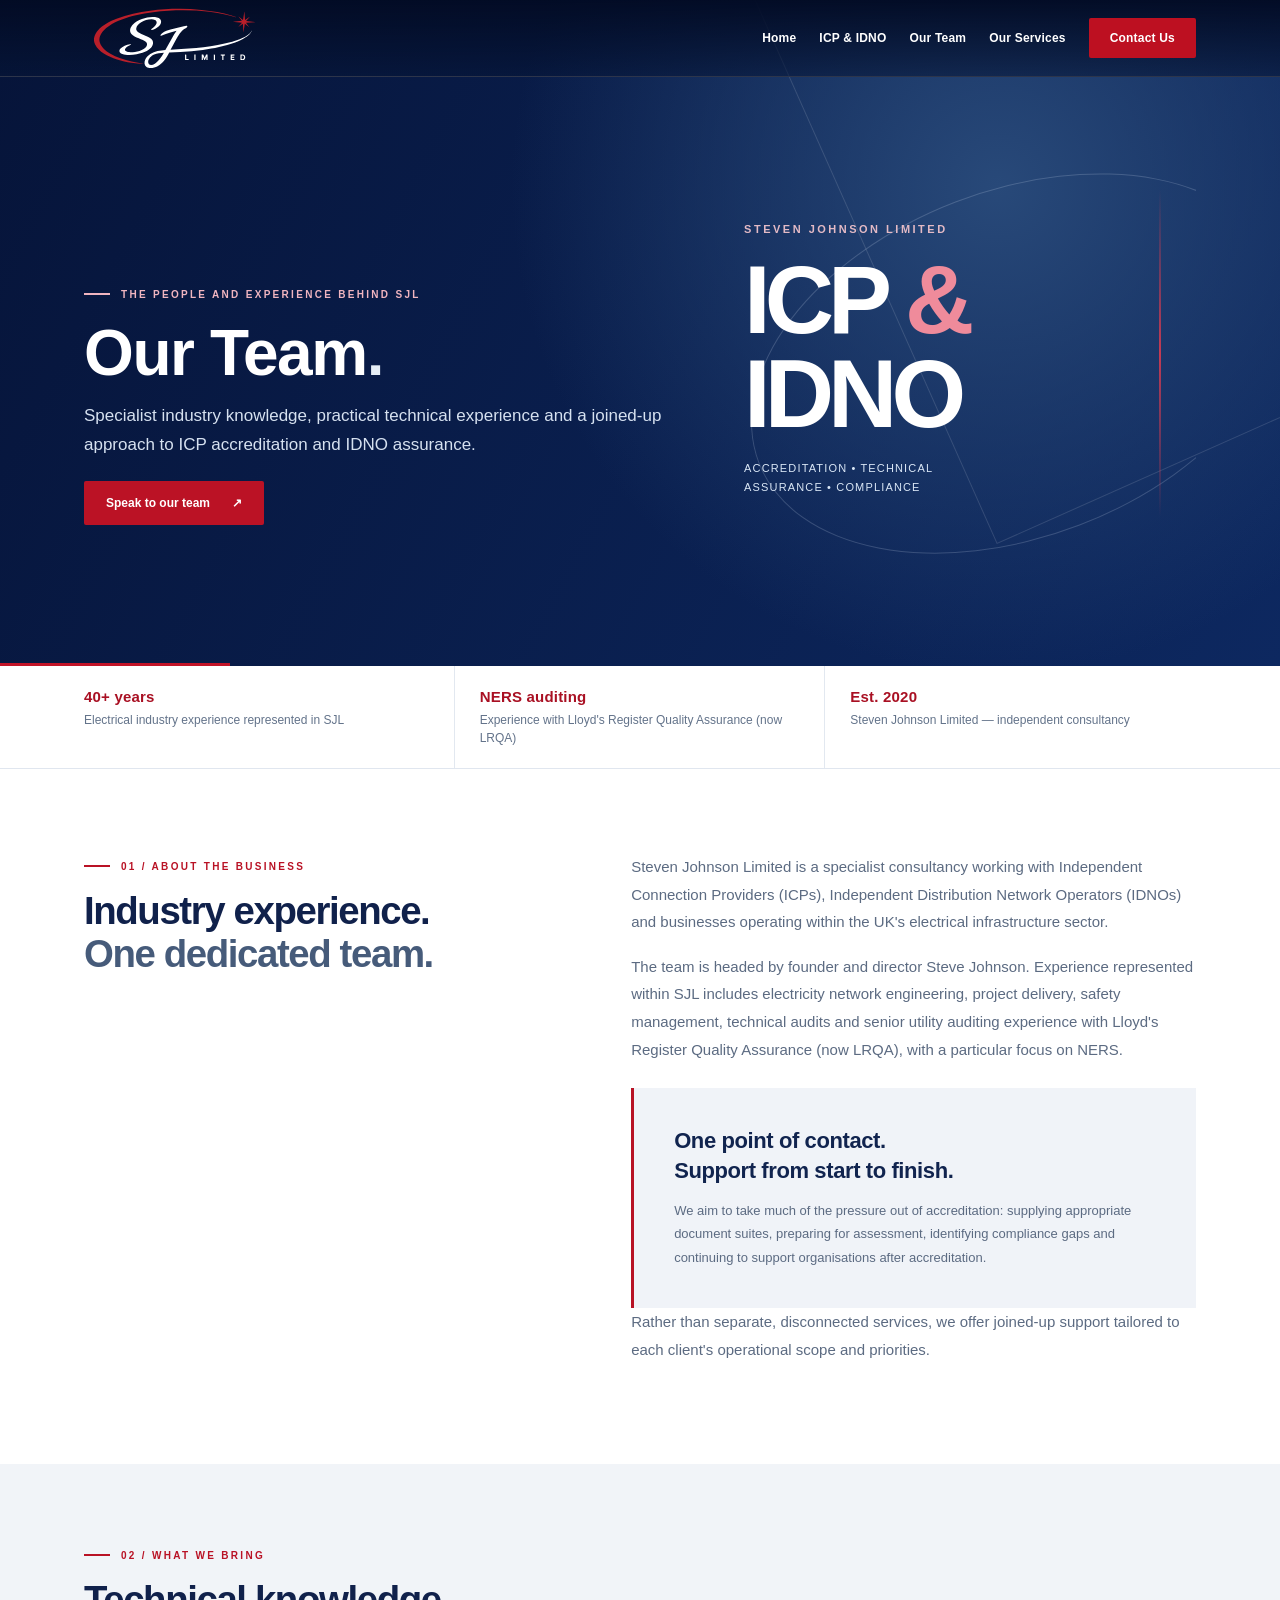
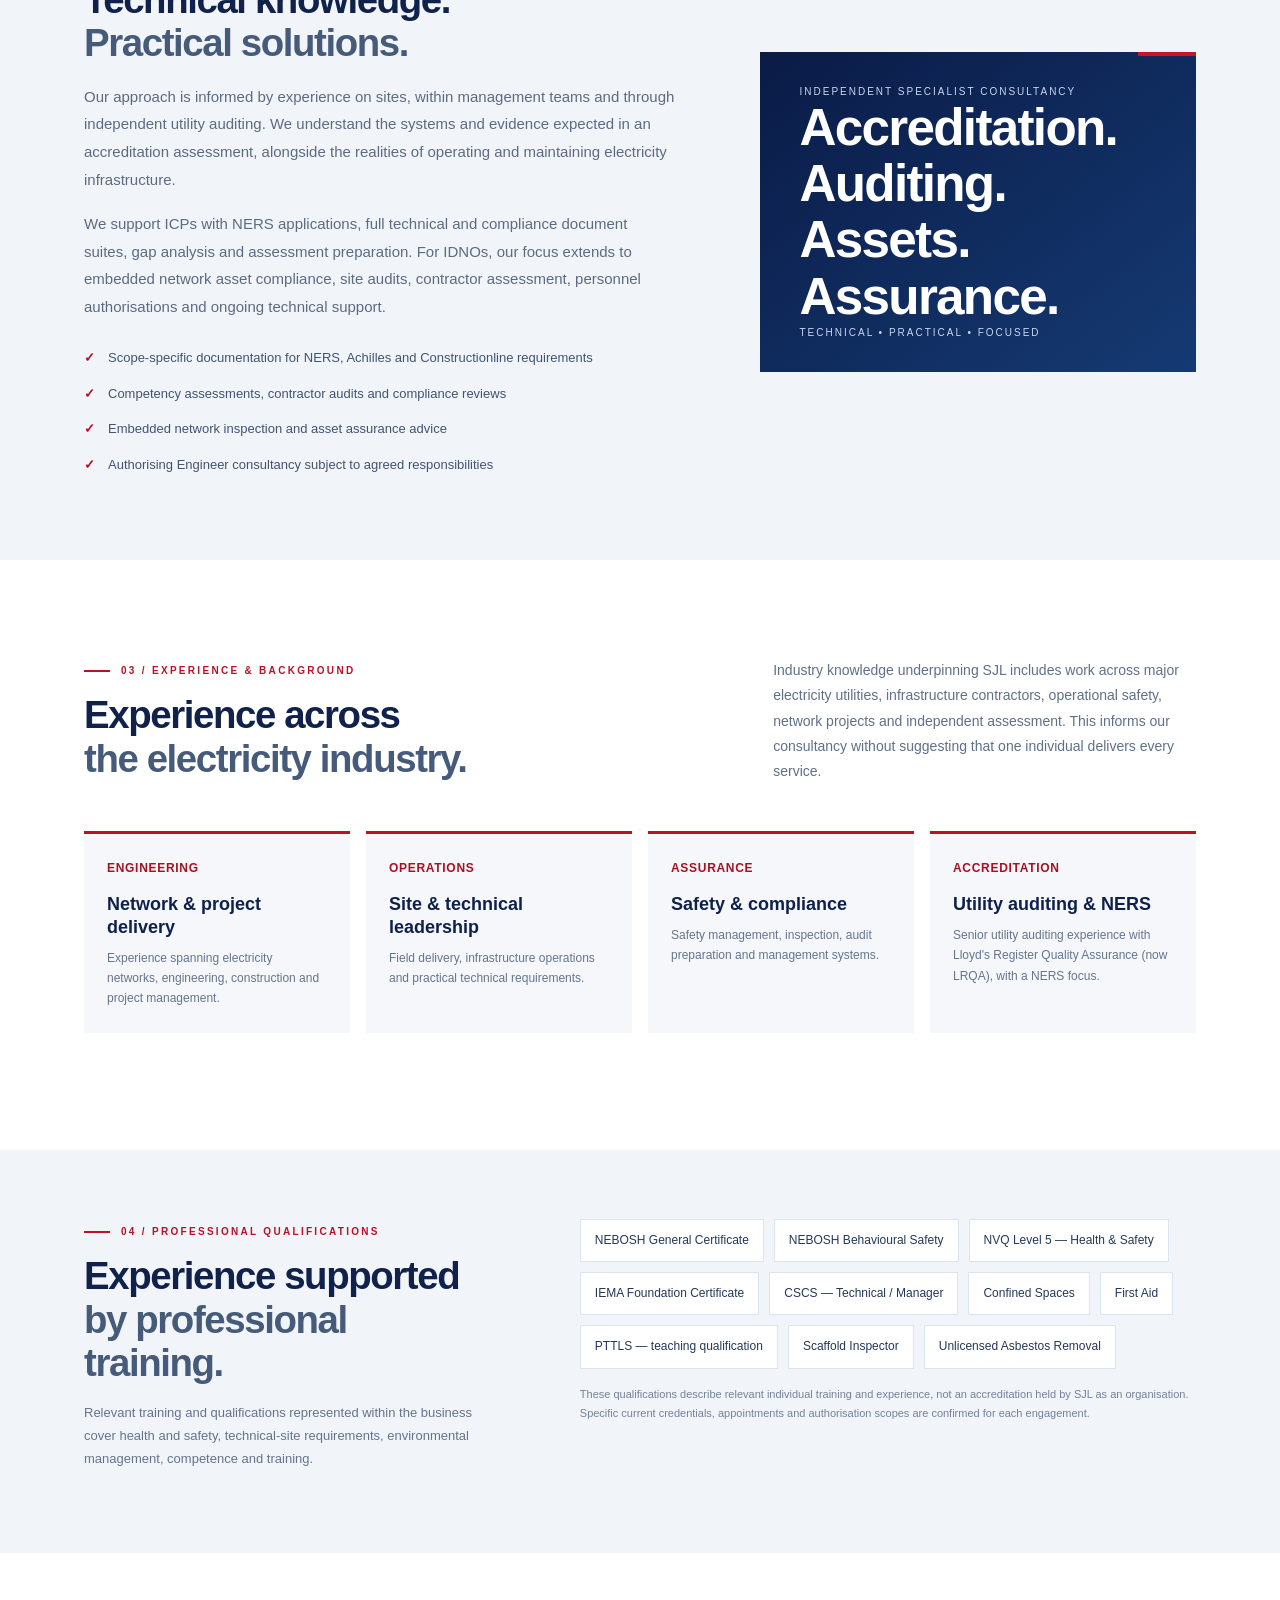
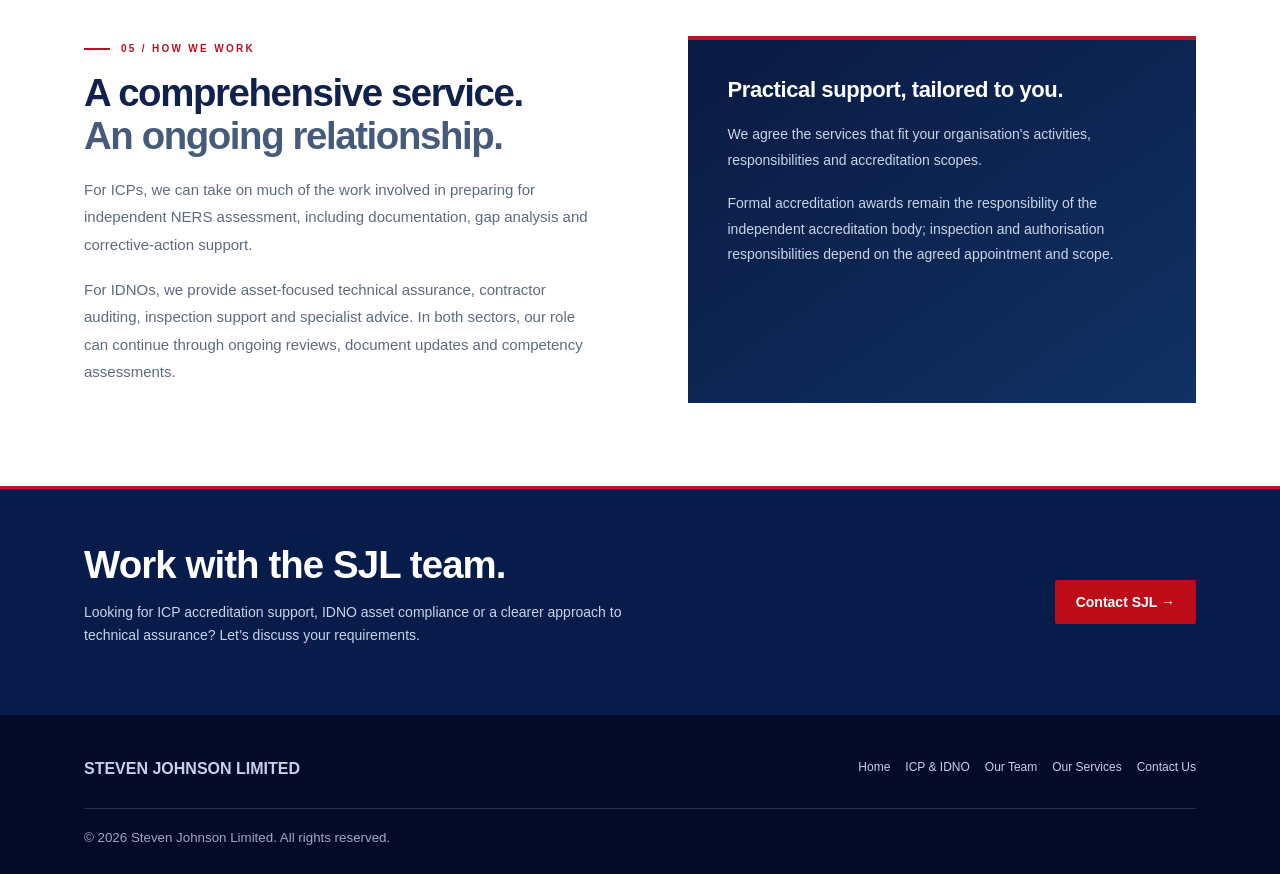
<file: about-steve.html>
<!doctype html>
<html lang="en-GB"><head>
<meta charset="utf-8"><meta name="viewport" content="width=device-width,initial-scale=1">
<title>Our Team | Steven Johnson Limited</title>
<meta name="description" content="The About Steve page has moved to Our Team at Steven Johnson Limited.">
<meta name="robots" content="noindex,follow">
<meta http-equiv="refresh" content="0;url=our-team.html">
<link rel="canonical" href="https://stevenjohnsonltd.co.uk/our-team.html">
</head><body><p>Our team and professional experience page has moved to <a href="our-team.html">Our Team</a>.</p></body></html>
</file>
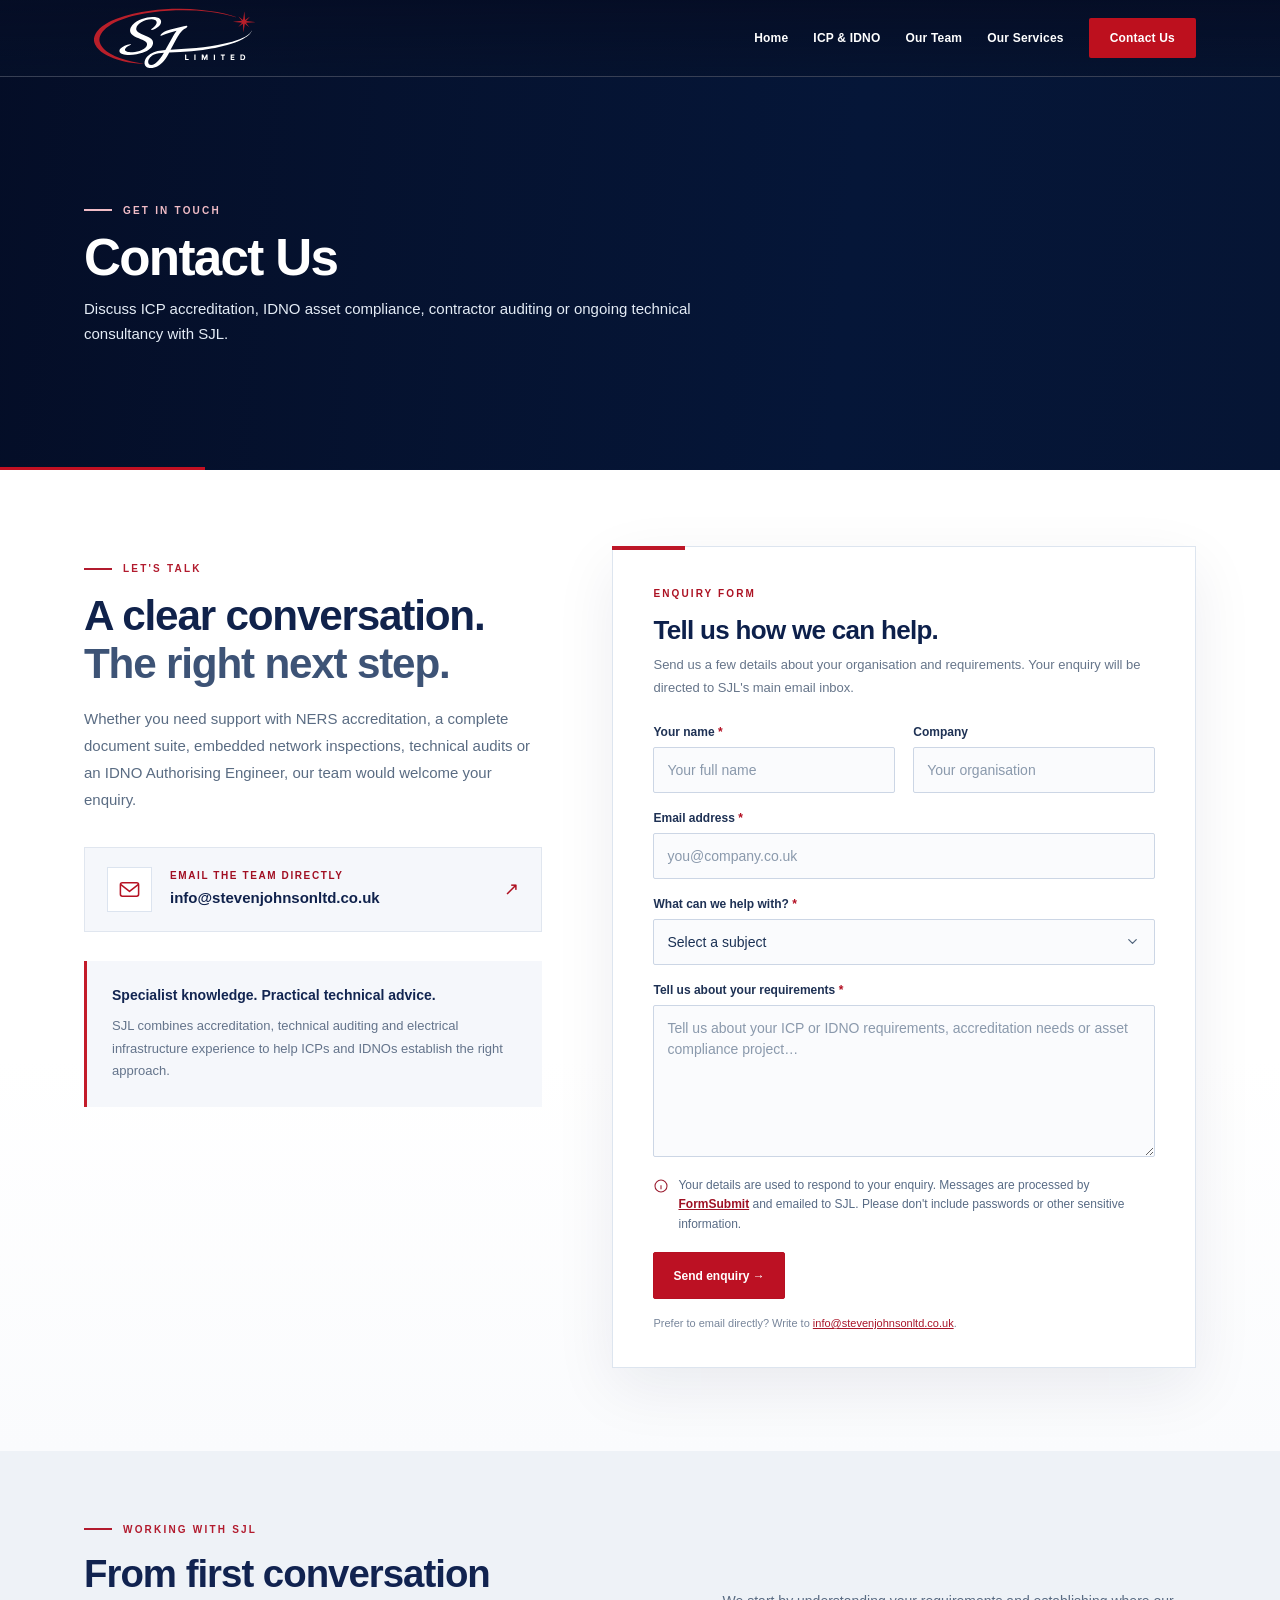
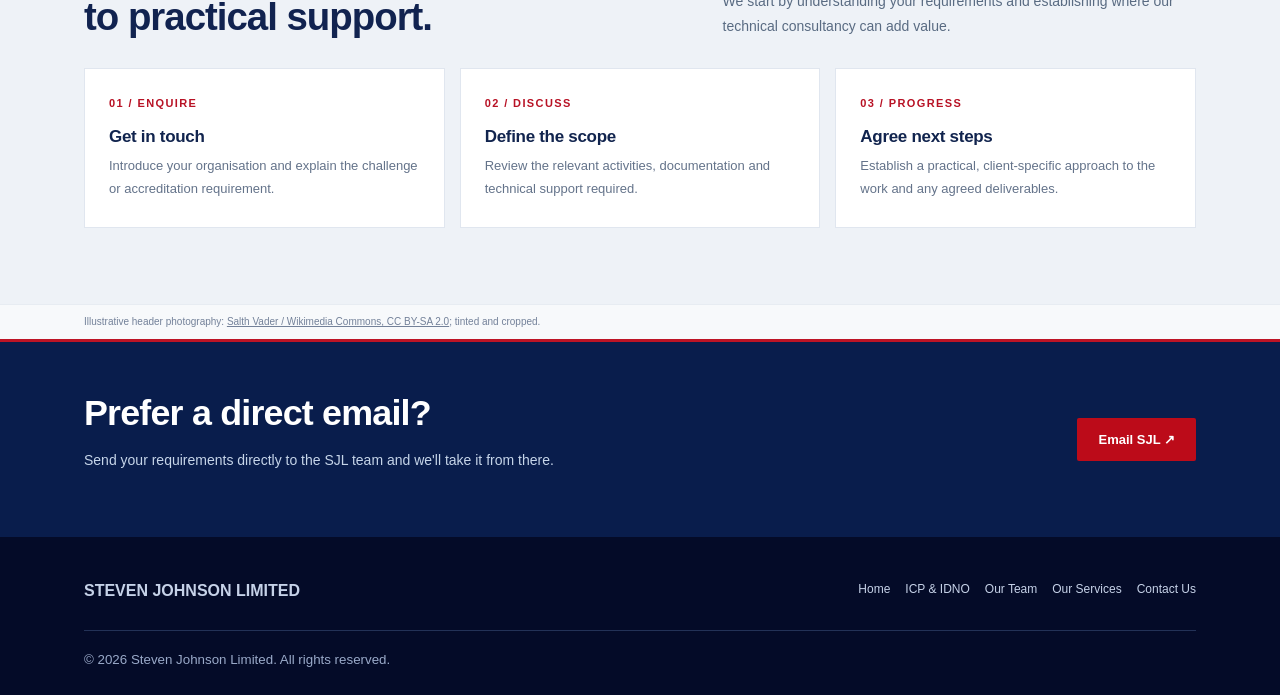
<file: contact.html>
<!doctype html>
<html lang="en-GB"><head>
<meta charset="utf-8">
<meta name="viewport" content="width=device-width,initial-scale=1">
<meta name="theme-color" content="#07134b">
<title>Contact Us | Steven Johnson Limited</title>
<meta name="description" content="Contact Steven Johnson Limited for NERS accreditation support, full document suites, NERS accreditation, ICP and IDNO consultancy, asset inspections and technical audits.">
<link rel="stylesheet" href="assets/styles.css">
<link rel="stylesheet" href="assets/services.css?v=20261026-1">
<link rel="stylesheet" href="assets/contact.css?v=20261026-2">
</head>
<body class="services-page contact-page">
<header><div class="wrap"><a class="brand" href="index.html" aria-label="Steven Johnson Limited — Home"><img src="assets/sjl-mark.svg" alt="SJ Limited logo"><span>Steven Johnson<br>Limited</span></a><button type="button" class="menu" aria-label="Toggle navigation" aria-expanded="false">☰</button><nav class="links" aria-label="Main navigation"><a class="" href="index.html">Home</a><a class="" href="icp-idno.html">ICP & IDNO</a><a class="" href="our-team.html">Our Team</a><a class="" href="services.html">Our Services</a><a aria-current="page" class="contact-link" href="contact.html">Contact Us</a></nav></div></header>
<main class="sv">
  <section class="sv-hero" aria-labelledby="contact-title">
    <div class="wrap"><span class="sv-kicker sv-kicker--light">Get in touch</span><h1 id="contact-title">Contact Us</h1><p>Discuss ICP accreditation, IDNO asset compliance, contractor auditing or ongoing technical consultancy with SJL.</p></div>
  </section>
  <section class="ct-main" aria-labelledby="contact-intro-title">
    <div class="wrap ct-main__grid">
      <div class="ct-copy">
        <span class="sv-kicker">Let's talk</span>
        <h2 id="contact-intro-title">A clear conversation.<br><em>The right next step.</em></h2>
        <p class="ct-copy__lead">Whether you need support with NERS accreditation, a complete document suite, embedded network inspections, technical audits or an IDNO Authorising Engineer, our team would welcome your enquiry.</p>
        <div class="ct-methods">
          <a class="ct-method" href="mailto:info@stevenjohnsonltd.co.uk">
            <span class="ct-method__symbol"><svg viewBox="0 0 24 24" aria-hidden="true"><rect width="19" height="14" x="2.5" y="5" rx="2"/><path d="m3 7 9 7 9-7"/></svg></span>
            <span class="ct-method__content"><span class="ct-method__label">Email the team directly</span><span class="ct-method__value">info@stevenjohnsonltd.co.uk</span></span>
            <span class="ct-method__arrow" aria-hidden="true">↗</span>
          </a>
        </div>
        <div class="ct-personal-note"><strong>Specialist knowledge. Practical technical advice.</strong><p>SJL combines accreditation, technical auditing and electrical infrastructure experience to help ICPs and IDNOs establish the right approach.</p></div>
      </div>
      <div class="ct-form-card">
        <span class="ct-form-card__eyebrow">Enquiry form</span>
        <h2>Tell us how we can help.</h2>
        <p class="ct-form-card__intro">Send us a few details about your organisation and requirements. Your enquiry will be directed to SJL's main email inbox.</p>
        <form id="sjl-contact-form" class="ct-form" action="https://formsubmit.co/info@stevenjohnsonltd.co.uk" method="POST">
  <input type="hidden" name="_subject" value="New SJL website enquiry">
  <input type="hidden" name="_template" value="table">
  <input type="hidden" name="_url" value="https://stevenjohnsonltd.co.uk/contact.html">
  <div class="ct-honeypot" aria-hidden="true"><label for="sjl-honey">Leave this field blank</label><input type="text" name="_honey" id="sjl-honey" autocomplete="off" tabindex="-1"></div>
  <div class="ct-fields">
    <div class="ct-field"><label for="sjl-name">Your name <span class="ct-required" aria-hidden="true">*</span></label><input id="sjl-name" name="name" autocomplete="name" placeholder="Your full name" required maxlength="120"></div>
    <div class="ct-field"><label for="sjl-company">Company</label><input id="sjl-company" name="company" autocomplete="organization" placeholder="Your organisation" maxlength="150"></div>
    <div class="ct-field ct-field--full"><label for="sjl-email">Email address <span class="ct-required" aria-hidden="true">*</span></label><input id="sjl-email" type="email" name="email" autocomplete="email" placeholder="you@company.co.uk" required maxlength="200"></div>
    <div class="ct-field ct-field--full"><label for="sjl-topic">What can we help with? <span class="ct-required" aria-hidden="true">*</span></label><select id="sjl-topic" name="enquiry_type" required><option value="" disabled selected>Select a subject</option><option value="ICP - NERS accreditation">ICP — NERS accreditation</option><option value="ICP - Full document suites">ICP — Complete document suites</option><option value="Accreditation gap analysis">Pre-accreditation gap analysis</option><option value="IDNO - Asset inspections and compliance">IDNO — Asset inspections &amp; compliance</option><option value="IDNO - Contractor audits">IDNO — Contractor &amp; technical audits</option><option value="IDNO - Authorising Engineer">IDNO — Authorising Engineer support</option><option value="Technical competency and authorisations">Technical competency &amp; authorisations</option><option value="Ongoing consultancy">Ongoing technical consultancy</option><option value="Other enquiry">Other enquiry</option></select></div>
    <div class="ct-field ct-field--full"><label for="sjl-message">Tell us about your requirements <span class="ct-required" aria-hidden="true">*</span></label><textarea id="sjl-message" name="message" rows="6" placeholder="Tell us about your ICP or IDNO requirements, accreditation needs or asset compliance project…" required minlength="10" maxlength="5000"></textarea></div>
  </div>
  <p class="ct-form-note"><svg viewBox="0 0 24 24" aria-hidden="true"><circle cx="12" cy="12" r="9"/><path d="M12 11v6M12 7h.01"/></svg><span>Your details are used to respond to your enquiry. Messages are processed by <a href="https://formsubmit.co/privacy.pdf" target="_blank" rel="noopener noreferrer">FormSubmit</a> and emailed to SJL. Please don't include passwords or other sensitive information.</span></p>
  <div class="ct-actions"><button id="contact-send" class="ct-send" type="submit">Send enquiry →</button></div>
  <p id="contact-status" class="ct-form-status" aria-live="polite" aria-atomic="true"></p>
  <p class="ct-alternative">Prefer to email directly? Write to <a href="mailto:info@stevenjohnsonltd.co.uk">info@stevenjohnsonltd.co.uk</a>.</p>
</form>
      </div>
    </div>
  </section>
  <section class="ct-process" aria-labelledby="contact-next-title">
    <div class="wrap">
      <div class="ct-process__top"><div><span class="sv-kicker">Working with SJL</span><h2 id="contact-next-title">From first conversation<br>to practical support.</h2></div><p>We start by understanding your requirements and establishing where our technical consultancy can add value.</p></div>
      <div class="ct-process__steps">
        <div class="ct-process__step"><b>01 / ENQUIRE</b><h3>Get in touch</h3><p>Introduce your organisation and explain the challenge or accreditation requirement.</p></div>
        <div class="ct-process__step"><b>02 / DISCUSS</b><h3>Define the scope</h3><p>Review the relevant activities, documentation and technical support required.</p></div>
        <div class="ct-process__step"><b>03 / PROGRESS</b><h3>Agree next steps</h3><p>Establish a practical, client-specific approach to the work and any agreed deliverables.</p></div>
      </div>
    </div>
  </section>
  <div class="sv-credit"><div class="wrap">Illustrative header photography: <a href="https://commons.wikimedia.org/wiki/File:Substation_at_sunset_2017.jpg" target="_blank" rel="noopener noreferrer">Salth Vader / Wikimedia Commons, CC BY-SA 2.0</a>; tinted and cropped.</div></div>
</main>
<div class="cta"><div class="wrap"><div><h2>Prefer a direct email?</h2><p>Send your requirements directly to the SJL team and we'll take it from there.</p></div><a class="button" href="mailto:info@stevenjohnsonltd.co.uk">Email SJL ↗</a></div></div>
<footer><div class="wrap"><div class="foot"><strong>STEVEN JOHNSON LIMITED</strong><nav aria-label="Footer navigation"><a href="index.html">Home</a><a href="icp-idno.html">ICP & IDNO</a><a href="our-team.html">Our Team</a><a href="services.html">Our Services</a><a href="contact.html">Contact Us</a></nav></div><small>© 2026 Steven Johnson Limited. All rights reserved.</small></div></footer>
<script src="assets/script.js"></script>

</body></html>
</file>
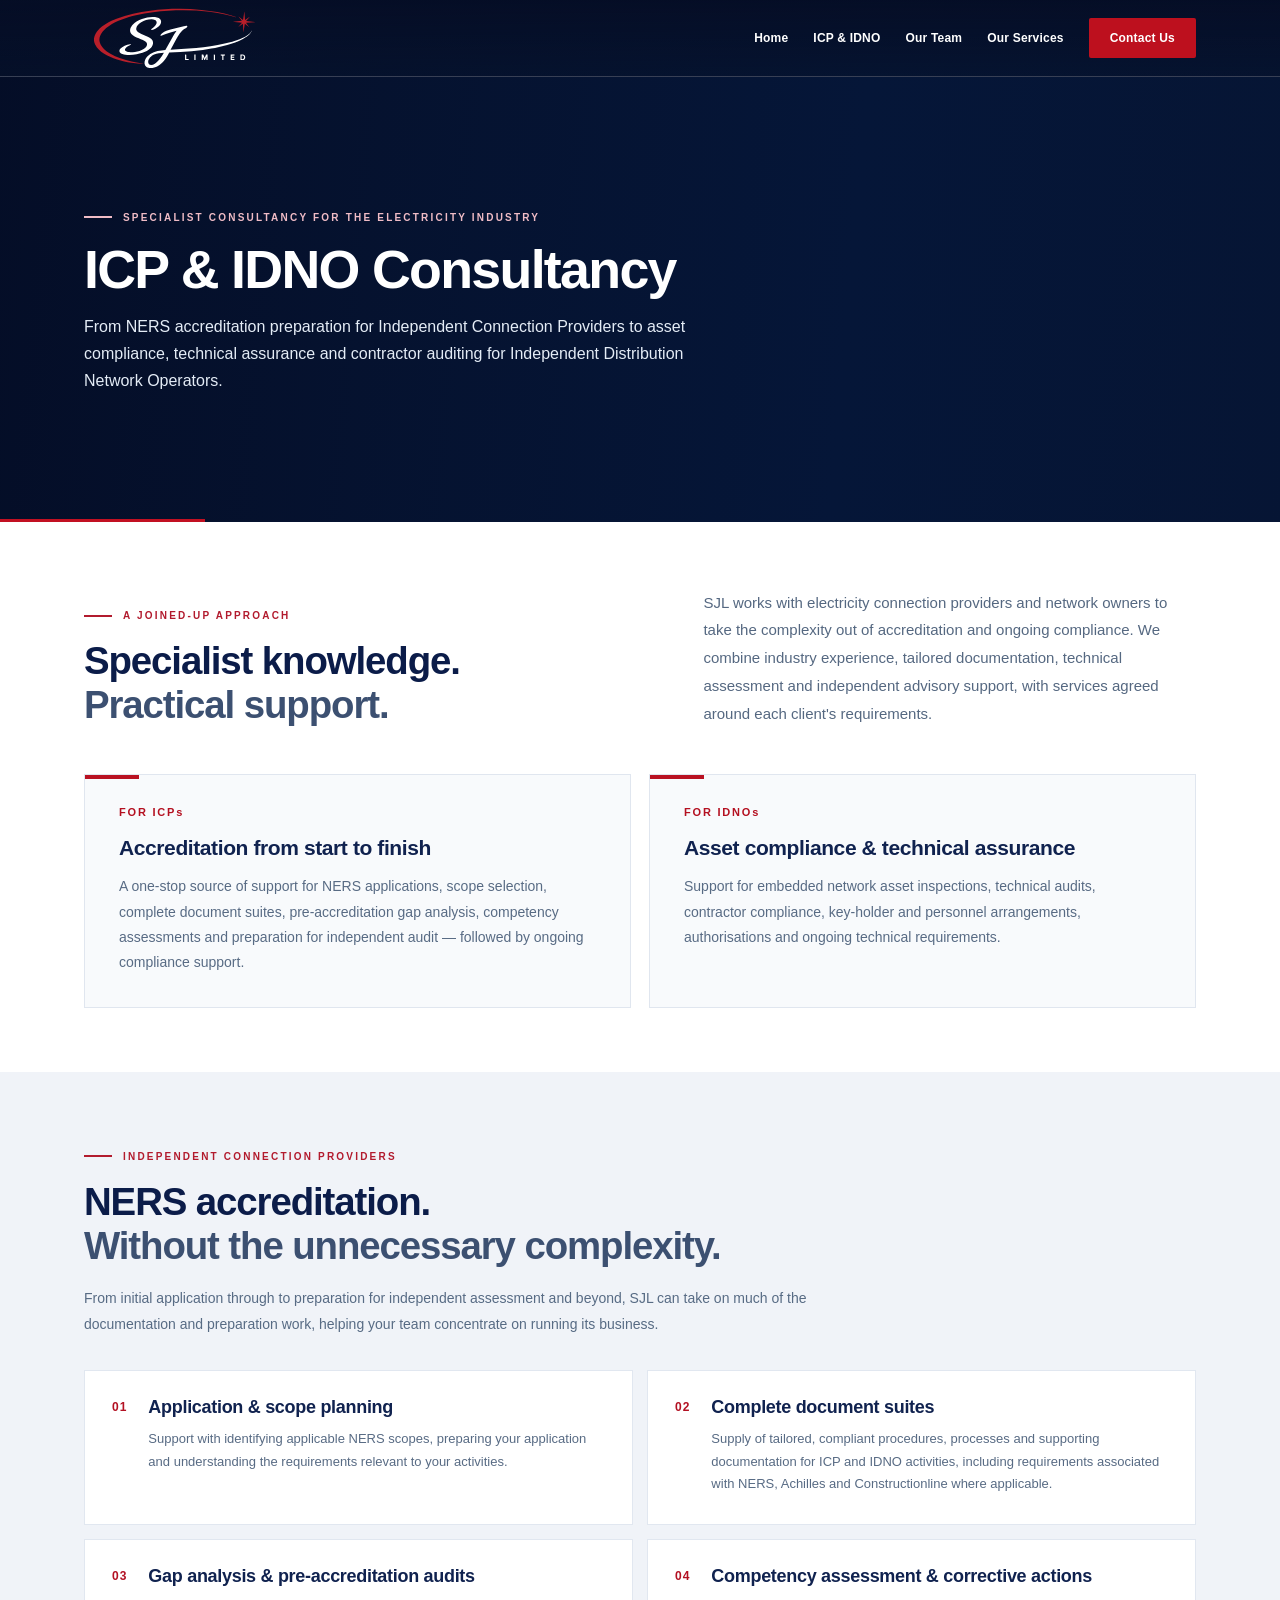
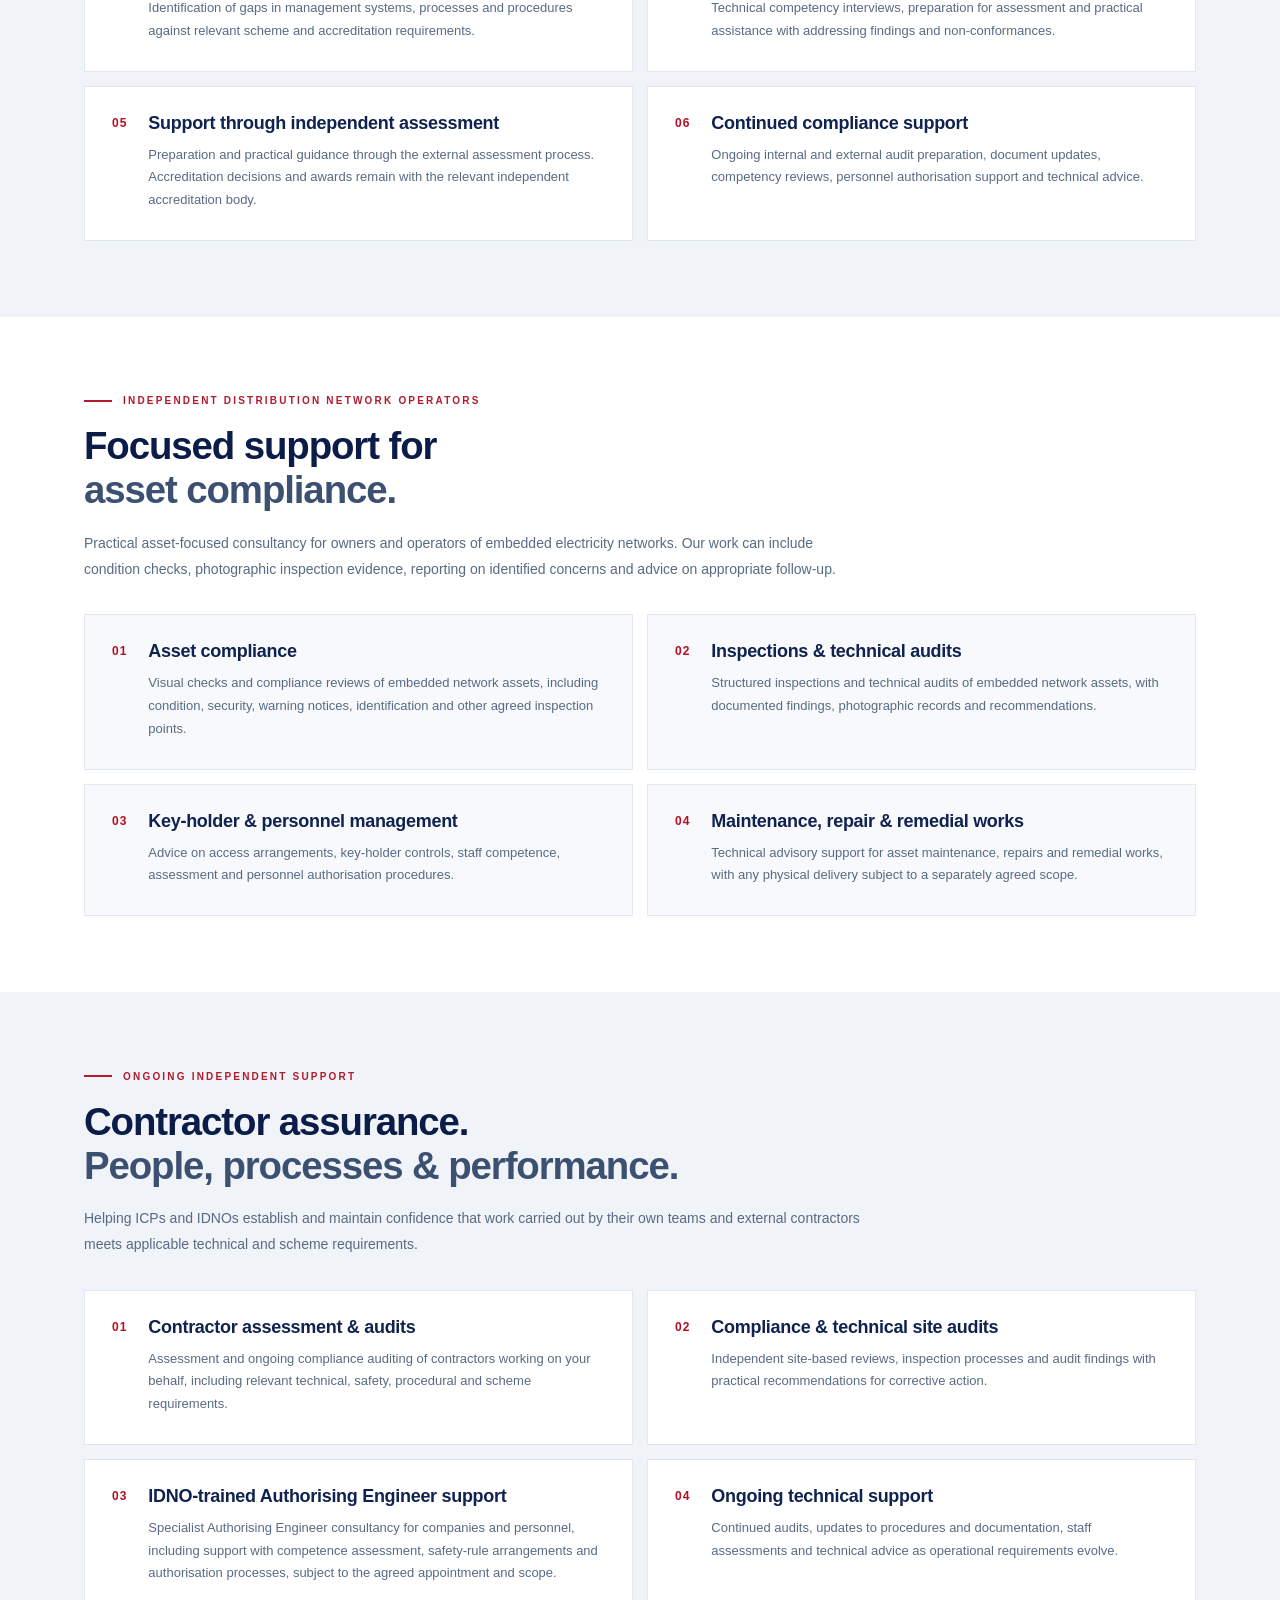
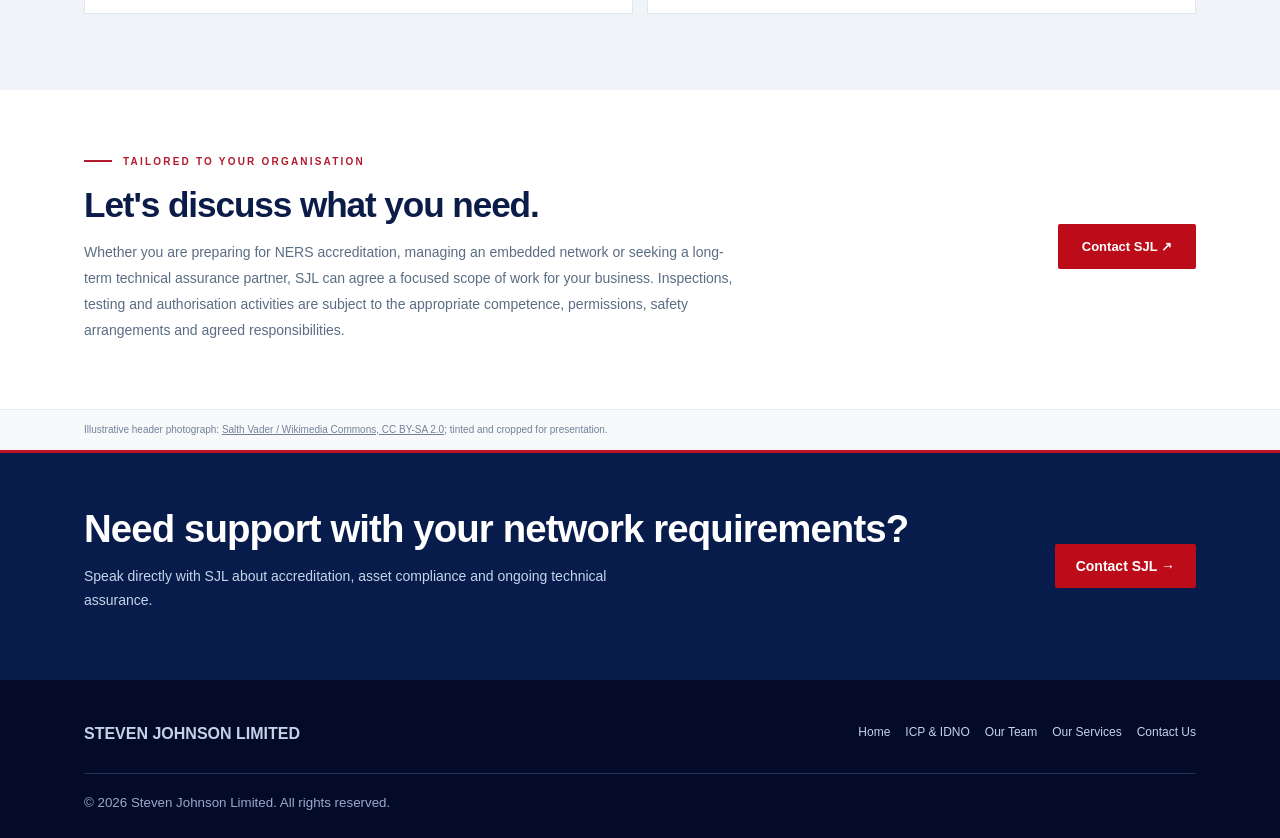
<file: icp-idno.html>
<!doctype html><html lang="en-GB"><head><meta charset="utf-8"><meta name="viewport" content="width=device-width,initial-scale=1"><meta name="theme-color" content="#07134b"><title>ICP & IDNO Consultancy | Steven Johnson Limited</title><meta name="description" content="Technical consultancy for ICPs and IDNOs, including NERS accreditation, embedded network asset inspections, contractor audits, competency and authorisation support."><link rel="stylesheet" href="assets/styles.css"><link rel="stylesheet" href="assets/services.css?v=20261026-1"><link rel="stylesheet" href="assets/icp-idno.css?v=20261026-1"></head><body class="services-page icp-page"><header><div class="wrap"><a class="brand" href="index.html"><img src="assets/sjl-mark.svg" alt="SJL"><span>Steven Johnson<br>Limited</span></a><button type="button" class="menu" aria-label="Toggle navigation" aria-expanded="false">☰</button><nav class="links"><a  class="" href="index.html">Home</a><a aria-current="page" class="" href="icp-idno.html">ICP & IDNO</a><a  class="" href="our-team.html">Our Team</a><a  class="" href="services.html">Our Services</a><a  class="contact-link" href="contact.html">Contact Us</a></nav></div></header><main class="sv icp-main">
<section class="sv-hero" aria-labelledby="icp-title">
  <div class="wrap">
    <span class="sv-kicker sv-kicker--light">Specialist consultancy for the electricity industry</span>
    <h1 id="icp-title">ICP &amp; IDNO Consultancy</h1>
    <p>From NERS accreditation preparation for Independent Connection Providers to asset compliance, technical assurance and contractor auditing for Independent Distribution Network Operators.</p>
  </div>
</section>
<section class="icp-intro" aria-labelledby="icp-intro-title">
  <div class="wrap icp-intro__layout">
    <div><span class="sv-kicker">A joined-up approach</span><h2 id="icp-intro-title">Specialist knowledge.<br><em>Practical support.</em></h2></div>
    <p>SJL works with electricity connection providers and network owners to take the complexity out of accreditation and ongoing compliance. We combine industry experience, tailored documentation, technical assessment and independent advisory support, with services agreed around each client's requirements.</p>
  </div>
</section>
<section class="icp-audiences" aria-label="Who we help">
  <div class="wrap icp-audiences__grid">
    <article class="icp-audience"><span class="icp-audience__eyebrow">FOR ICPs</span><h3>Accreditation from start to finish</h3><p>A one-stop source of support for NERS applications, scope selection, complete document suites, pre-accreditation gap analysis, competency assessments and preparation for independent audit — followed by ongoing compliance support.</p></article>
    <article class="icp-audience"><span class="icp-audience__eyebrow">FOR IDNOs</span><h3>Asset compliance &amp; technical assurance</h3><p>Support for embedded network asset inspections, technical audits, contractor compliance, key-holder and personnel arrangements, authorisations and ongoing technical requirements.</p></article>
  </div>
</section>
<section class="icp-work" id="icp-accreditation" aria-labelledby="icp-accreditation-title">
 <div class="wrap">
  <div class="icp-work__heading"><span class="sv-kicker">Independent Connection Providers</span><h2 id="icp-accreditation-title">NERS accreditation.<br><em>Without the unnecessary complexity.</em></h2><p>From initial application through to preparation for independent assessment and beyond, SJL can take on much of the documentation and preparation work, helping your team concentrate on running its business.</p></div>
  <div class="icp-work__grid">
   <article class="icp-item"><span class="icp-item__num">01</span><div><h3>Application &amp; scope planning</h3><p>Support with identifying applicable NERS scopes, preparing your application and understanding the requirements relevant to your activities.</p></div></article>
   <article class="icp-item"><span class="icp-item__num">02</span><div><h3>Complete document suites</h3><p>Supply of tailored, compliant procedures, processes and supporting documentation for ICP and IDNO activities, including requirements associated with NERS, Achilles and Constructionline where applicable.</p></div></article>
   <article class="icp-item"><span class="icp-item__num">03</span><div><h3>Gap analysis &amp; pre-accreditation audits</h3><p>Identification of gaps in management systems, processes and procedures against relevant scheme and accreditation requirements.</p></div></article>
   <article class="icp-item"><span class="icp-item__num">04</span><div><h3>Competency assessment &amp; corrective actions</h3><p>Technical competency interviews, preparation for assessment and practical assistance with addressing findings and non-conformances.</p></div></article>
   <article class="icp-item"><span class="icp-item__num">05</span><div><h3>Support through independent assessment</h3><p>Preparation and practical guidance through the external assessment process. Accreditation decisions and awards remain with the relevant independent accreditation body.</p></div></article>
   <article class="icp-item"><span class="icp-item__num">06</span><div><h3>Continued compliance support</h3><p>Ongoing internal and external audit preparation, document updates, competency reviews, personnel authorisation support and technical advice.</p></div></article>
  </div>
 </div>
</section>
<section class="icp-work icp-work--white" id="idno-assets" aria-labelledby="icp-work-title">
  <div class="wrap">
    <div class="icp-work__heading"><span class="sv-kicker">Independent Distribution Network Operators</span><h2 id="icp-work-title">Focused support for<br><em>asset compliance.</em></h2><p>Practical asset-focused consultancy for owners and operators of embedded electricity networks. Our work can include condition checks, photographic inspection evidence, reporting on identified concerns and advice on appropriate follow-up.</p></div>
    <div class="icp-work__grid">
      <article class="icp-item"><span class="icp-item__num">01</span><div><h3>Asset compliance</h3><p>Visual checks and compliance reviews of embedded network assets, including condition, security, warning notices, identification and other agreed inspection points.</p></div></article>
      <article class="icp-item"><span class="icp-item__num">02</span><div><h3>Inspections &amp; technical audits</h3><p>Structured inspections and technical audits of embedded network assets, with documented findings, photographic records and recommendations.</p></div></article>
      <article class="icp-item"><span class="icp-item__num">03</span><div><h3>Key-holder &amp; personnel management</h3><p>Advice on access arrangements, key-holder controls, staff competence, assessment and personnel authorisation procedures.</p></div></article>
      <article class="icp-item"><span class="icp-item__num">04</span><div><h3>Maintenance, repair &amp; remedial works</h3><p>Technical advisory support for asset maintenance, repairs and remedial works, with any physical delivery subject to a separately agreed scope.</p></div></article>
    </div>
  </div>
</section>
<section class="icp-work" id="technical-assurance" aria-labelledby="assurance-title">
 <div class="wrap">
   <div class="icp-work__heading"><span class="sv-kicker">Ongoing independent support</span><h2 id="assurance-title">Contractor assurance.<br><em>People, processes &amp; performance.</em></h2><p>Helping ICPs and IDNOs establish and maintain confidence that work carried out by their own teams and external contractors meets applicable technical and scheme requirements.</p></div>
   <div class="icp-work__grid">
     <article class="icp-item"><span class="icp-item__num">01</span><div><h3>Contractor assessment &amp; audits</h3><p>Assessment and ongoing compliance auditing of contractors working on your behalf, including relevant technical, safety, procedural and scheme requirements.</p></div></article>
     <article class="icp-item"><span class="icp-item__num">02</span><div><h3>Compliance &amp; technical site audits</h3><p>Independent site-based reviews, inspection processes and audit findings with practical recommendations for corrective action.</p></div></article>
     <article class="icp-item"><span class="icp-item__num">03</span><div><h3>IDNO-trained Authorising Engineer support</h3><p>Specialist Authorising Engineer consultancy for companies and personnel, including support with competence assessment, safety-rule arrangements and authorisation processes, subject to the agreed appointment and scope.</p></div></article>
     <article class="icp-item"><span class="icp-item__num">04</span><div><h3>Ongoing technical support</h3><p>Continued audits, updates to procedures and documentation, staff assessments and technical advice as operational requirements evolve.</p></div></article>
   </div>
 </div>
</section>
<section class="icp-scope" aria-labelledby="icp-scope-title">
  <div class="wrap icp-scope__layout">
    <div><span class="sv-kicker">Tailored to your organisation</span><h2 id="icp-scope-title">Let's discuss what you need.</h2><p>Whether you are preparing for NERS accreditation, managing an embedded network or seeking a long-term technical assurance partner, SJL can agree a focused scope of work for your business. Inspections, testing and authorisation activities are subject to the appropriate competence, permissions, safety arrangements and agreed responsibilities.</p></div>
    <a class="button" href="contact.html">Contact SJL <span aria-hidden="true">↗</span></a>
  </div>
</section>
<div class="sv-credit"><div class="wrap">Illustrative header photograph: <a href="https://commons.wikimedia.org/wiki/File:Substation_at_sunset_2017.jpg" target="_blank" rel="noopener noreferrer">Salth Vader / Wikimedia Commons, CC BY-SA 2.0</a>; tinted and cropped for presentation.</div></div>
</main><div class="cta"><div class="wrap"><div><h2>Need support with your network requirements?</h2><p>Speak directly with SJL about accreditation, asset compliance and ongoing technical assurance.</p></div><a class="button" href="contact.html">Contact SJL →</a></div></div><footer><div class="wrap"><div class="foot"><strong>STEVEN JOHNSON LIMITED</strong><nav><a href="index.html">Home</a><a href="icp-idno.html">ICP & IDNO</a><a href="our-team.html">Our Team</a><a href="services.html">Our Services</a><a href="contact.html">Contact Us</a></nav></div><small>© 2026 Steven Johnson Limited. All rights reserved.</small></div></footer><script src="assets/script.js"></script></body></html>
</file>
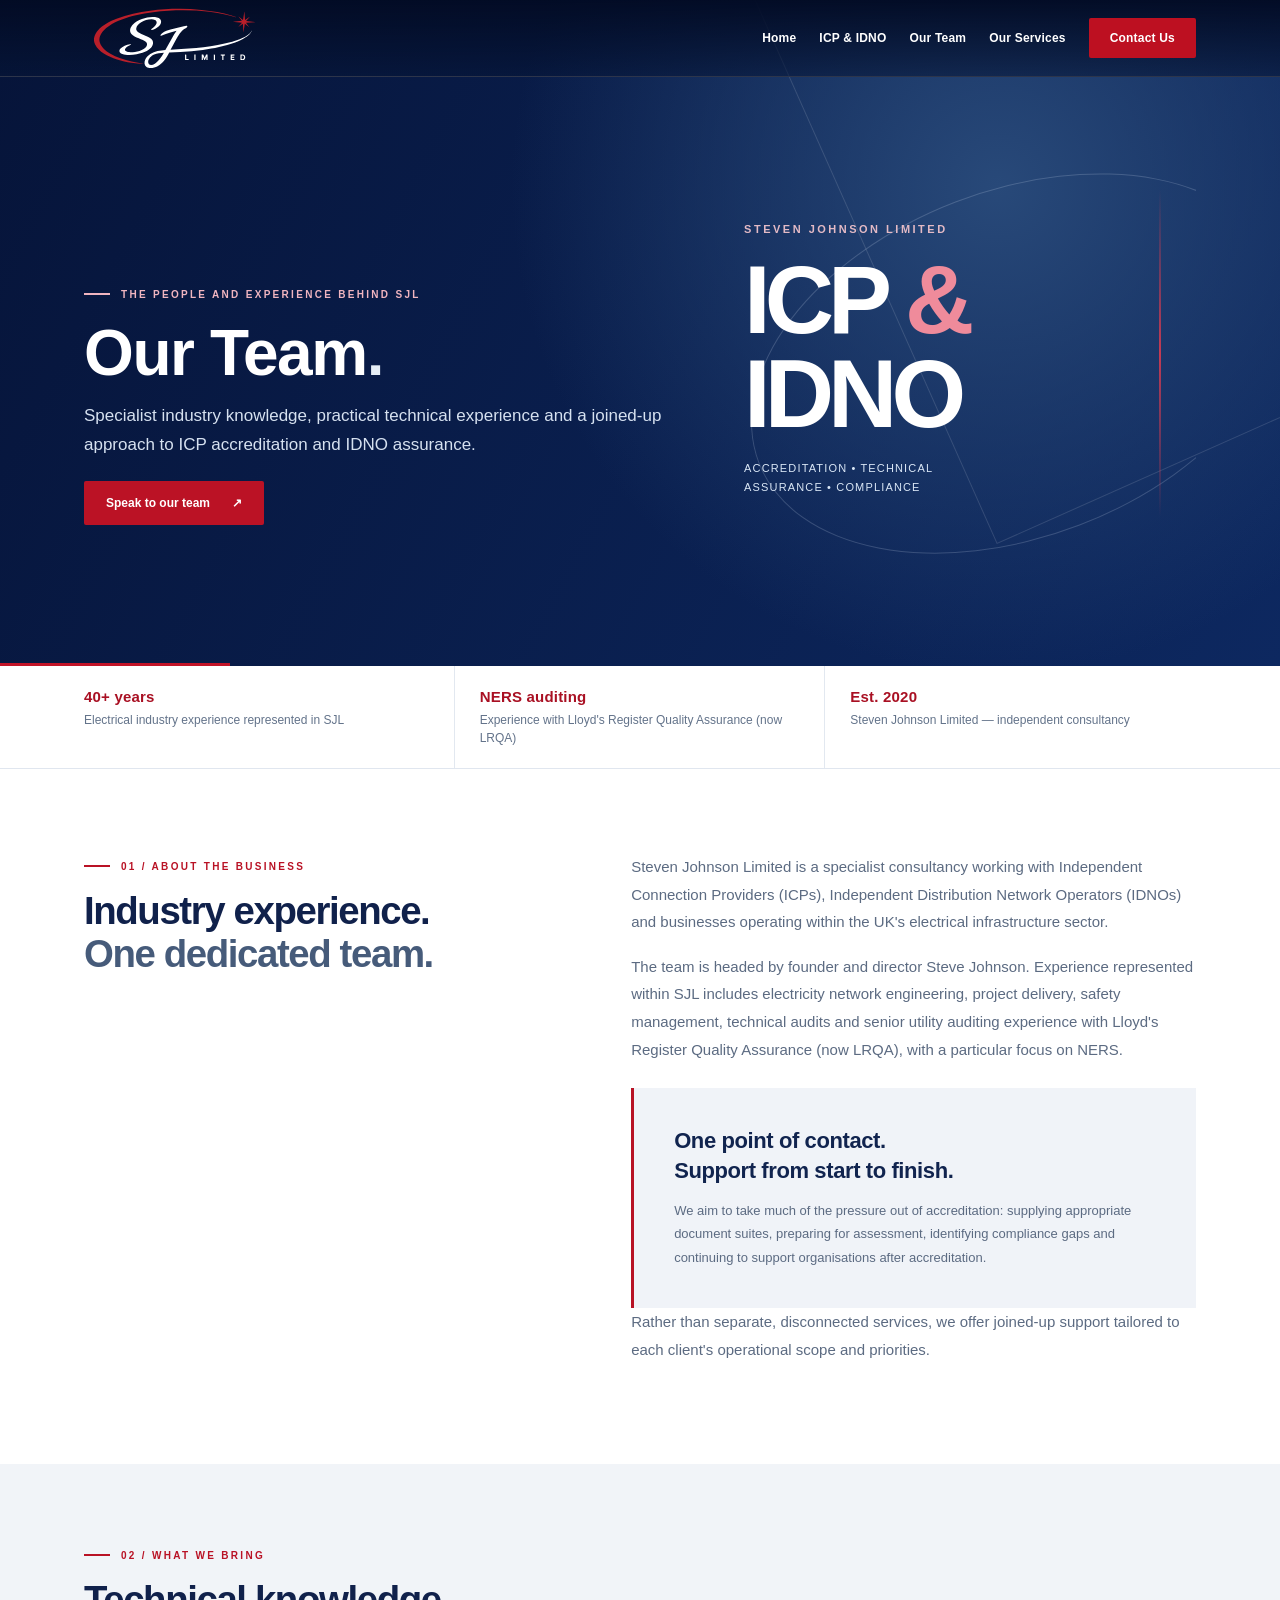
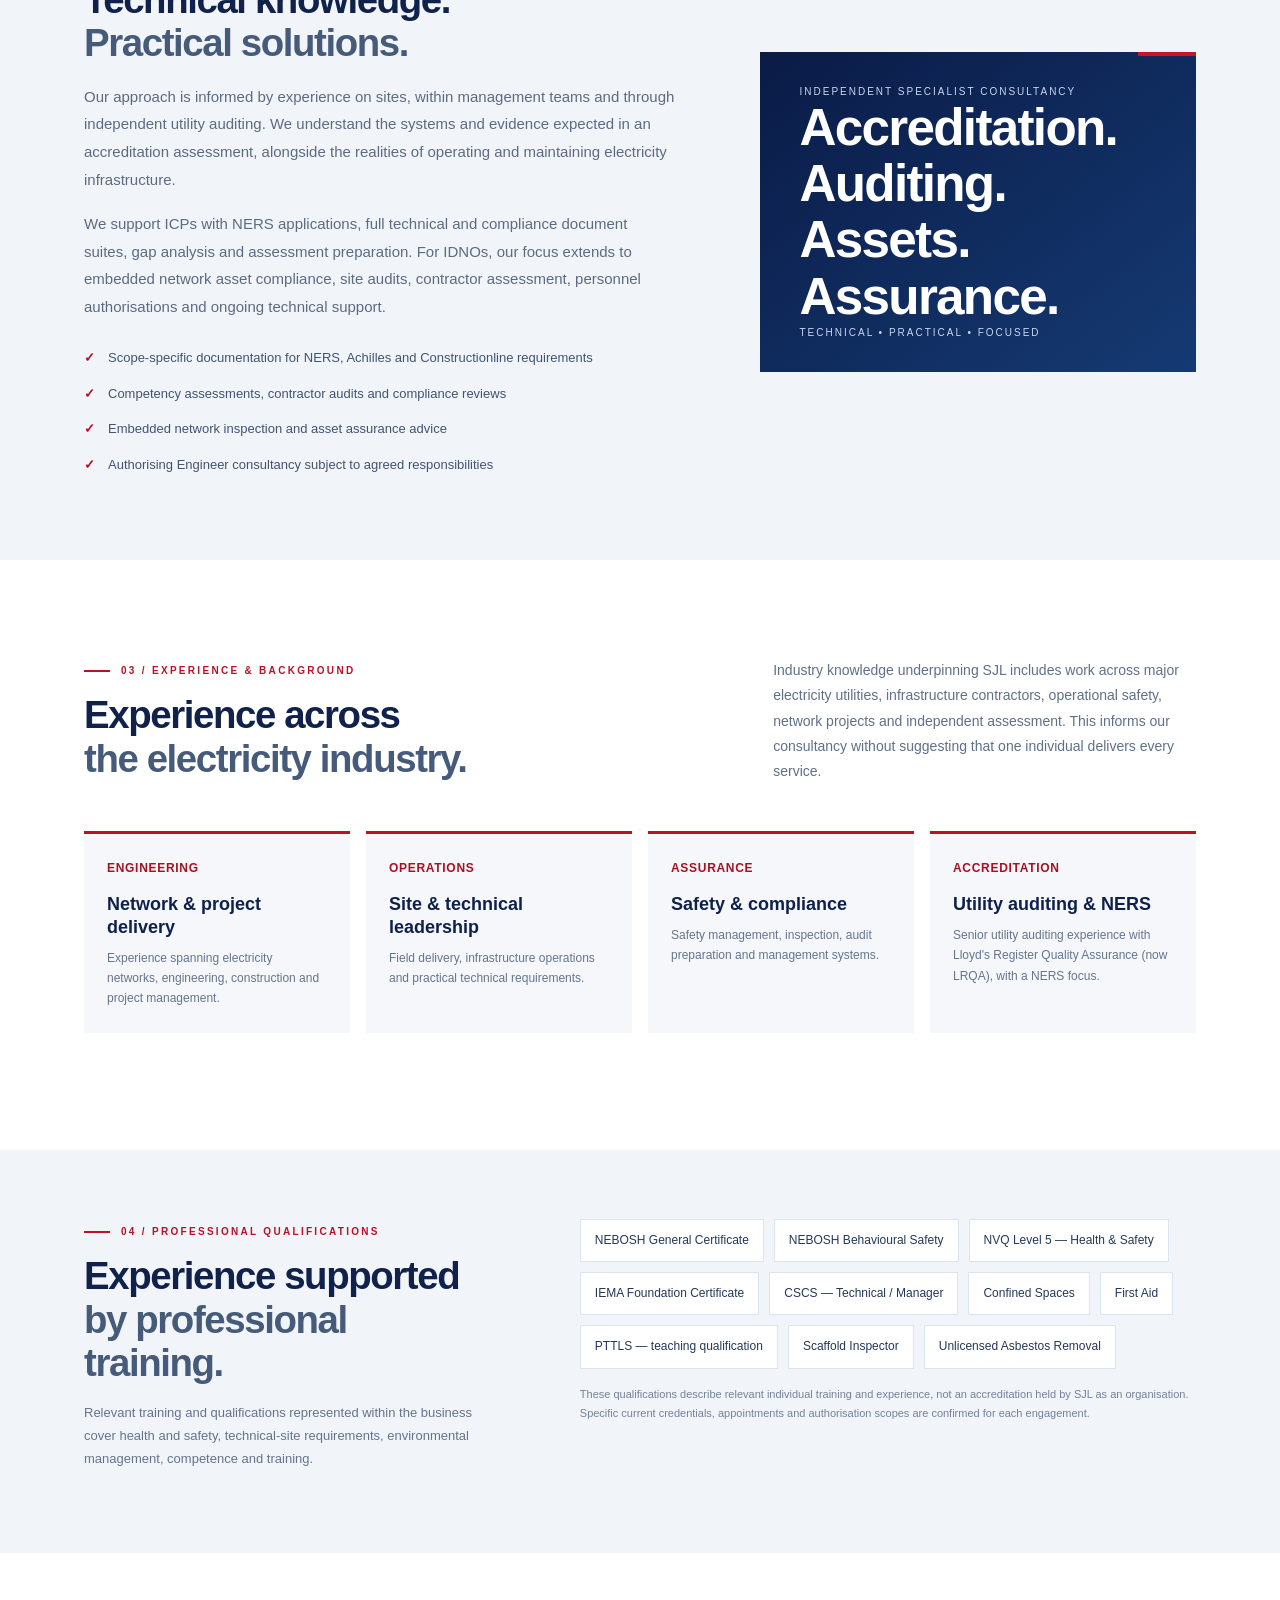
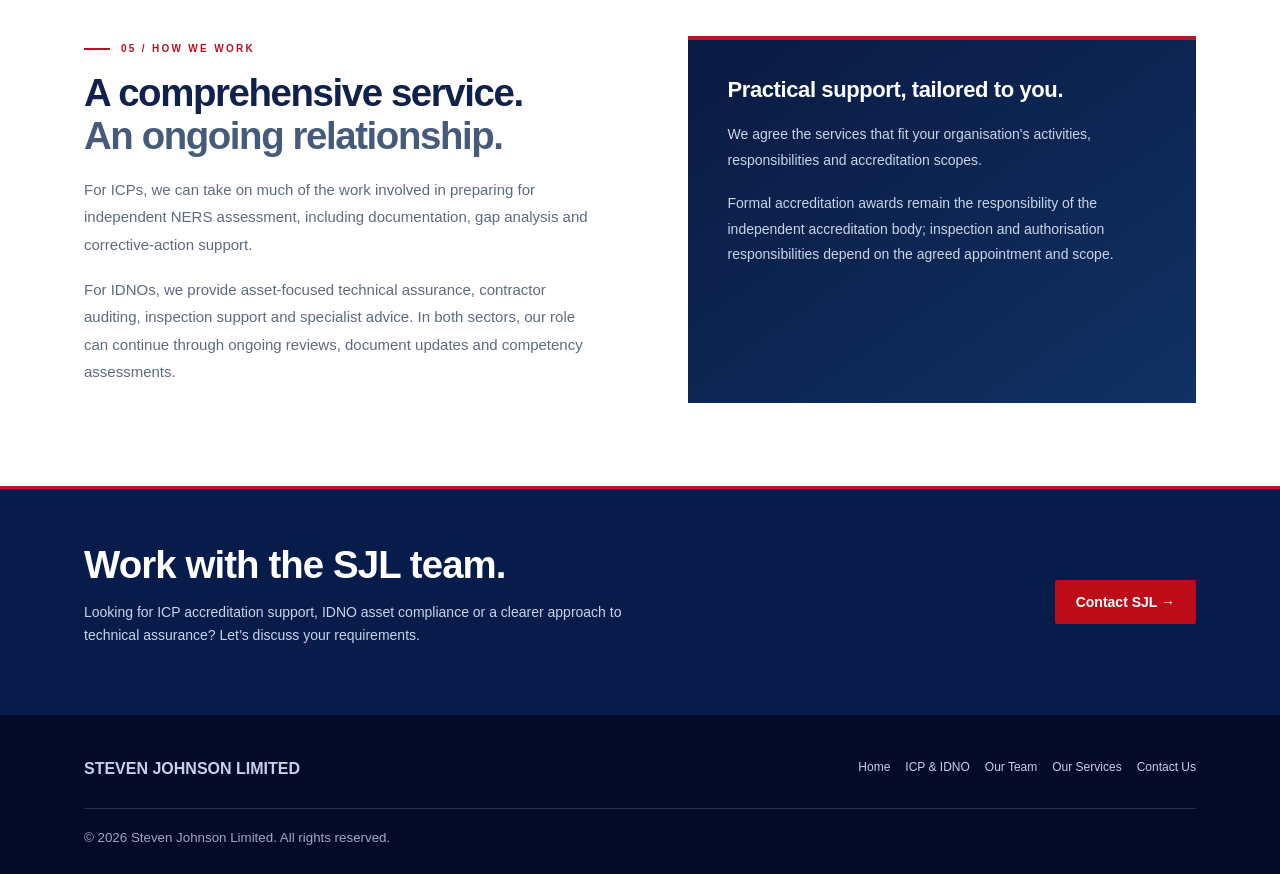
<file: our-team.html>
<!doctype html><html lang="en-GB"><head><meta charset="utf-8"><meta name="viewport" content="width=device-width,initial-scale=1"><meta name="theme-color" content="#07134b"><title>Our Team | ICP &amp; IDNO Specialists | Steven Johnson Limited</title><meta name="description" content="Meet the team behind SJL: specialist ICP and IDNO consultancy grounded in electricity network, NERS auditing and technical assurance experience."><link rel="stylesheet" href="assets/styles.css"><link rel="stylesheet" href="assets/about-steve.css?v=20261026-1"><link rel="stylesheet" href="assets/our-team.css?v=20261101-1"></head><body class="about-page"><header><div class="wrap"><a class="brand" href="index.html"><img src="assets/sjl-mark.svg" alt="SJL"><span>Steven Johnson<br>Limited</span></a><button type="button" class="menu" aria-label="Toggle navigation" aria-expanded="false">☰</button><nav class="links"><a  class="" href="index.html">Home</a><a  class="" href="icp-idno.html">ICP & IDNO</a><a aria-current="page" class="" href="our-team.html">Our Team</a><a  class="" href="services.html">Our Services</a><a  class="contact-link" href="contact.html">Contact Us</a></nav></div></header><main>
<section class="ab-hero" aria-labelledby="about-title">
  <div class="wrap ab-hero__grid">
    <div class="ab-hero__copy">
      <span class="ab-kicker ab-kicker--light">The people and experience behind SJL</span>
      <h1 id="about-title">Our Team<span>.</span></h1>
      <p>Specialist industry knowledge, practical technical experience and a joined-up approach to ICP accreditation and IDNO assurance.</p>
      <a href="contact.html" class="ab-hero__button">Speak to our team <span aria-hidden="true">↗</span></a>
    </div>
    <div class="ab-team-visual" aria-label="Specialists in ICP and IDNO consultancy">
      <span class="ab-team-visual__eyebrow">STEVEN JOHNSON LIMITED</span>
      <strong>ICP <span>&amp;</span><br>IDNO</strong>
      <span class="ab-team-visual__caption">Accreditation • Technical assurance • Compliance</span>
    </div>
  </div>
</section>
<div class="ab-milestones" aria-label="Experience at a glance">
  <div class="wrap ab-milestones__grid">
    <div class="ab-milestone"><strong>40+ years</strong><span>Electrical industry experience represented in SJL</span></div>
    <div class="ab-milestone"><strong>NERS auditing</strong><span>Experience with Lloyd's Register Quality Assurance (now LRQA)</span></div>
    <div class="ab-milestone"><strong>Est. 2020</strong><span>Steven Johnson Limited — independent consultancy</span></div>
  </div>
</div>
<section class="ab-story" aria-labelledby="story-title">
 <div class="wrap ab-story__grid">
  <div>
   <span class="ab-kicker">01 / About the business</span>
   <h2 id="story-title">Industry experience.<br><em>One dedicated team.</em></h2>
  </div>
  <div class="ab-story__copy">
    <p>Steven Johnson Limited is a specialist consultancy working with Independent Connection Providers (ICPs), Independent Distribution Network Operators (IDNOs) and businesses operating within the UK's electrical infrastructure sector.</p>
    <p>The team is headed by founder and director Steve Johnson. Experience represented within SJL includes electricity network engineering, project delivery, safety management, technical audits and senior utility auditing experience with Lloyd's Register Quality Assurance (now LRQA), with a particular focus on NERS.</p>
    <div class="ab-story__callout"><strong>One point of contact.<br>Support from start to finish.</strong><p>We aim to take much of the pressure out of accreditation: supplying appropriate document suites, preparing for assessment, identifying compliance gaps and continuing to support organisations after accreditation.</p></div>
    <p>Rather than separate, disconnected services, we offer joined-up support tailored to each client's operational scope and priorities.</p>
  </div>
 </div>
</section>
<section class="ab-expertise" aria-labelledby="expertise-title">
 <div class="wrap ab-expertise__grid">
  <div class="ab-expertise__copy">
    <span class="ab-kicker">02 / What we bring</span>
    <h2 id="expertise-title">Technical knowledge.<br><em>Practical solutions.</em></h2>
    <p>Our approach is informed by experience on sites, within management teams and through independent utility auditing. We understand the systems and evidence expected in an accreditation assessment, alongside the realities of operating and maintaining electricity infrastructure.</p>
    <p>We support ICPs with NERS applications, full technical and compliance document suites, gap analysis and assessment preparation. For IDNOs, our focus extends to embedded network asset compliance, site audits, contractor assessment, personnel authorisations and ongoing technical support.</p>
    <ul class="ab-checks">
      <li>Scope-specific documentation for NERS, Achilles and Constructionline requirements</li>
      <li>Competency assessments, contractor audits and compliance reviews</li>
      <li>Embedded network inspection and asset assurance advice</li>
      <li>Authorising Engineer consultancy subject to agreed responsibilities</li>
    </ul>
  </div>
  <div class="ab-expertise__image" aria-label="Our areas of expertise">
    <span class="small">INDEPENDENT SPECIALIST CONSULTANCY</span>
    <div class="big">Accreditation.<br>Auditing.<br>Assets.<br>Assurance.</div>
    <span class="small">TECHNICAL • PRACTICAL • FOCUSED</span>
  </div>
 </div>
</section>
<section class="ab-career" aria-labelledby="career-title">
 <div class="wrap">
   <div class="ab-career__intro">
    <div><span class="ab-kicker">03 / Experience &amp; background</span><h2 id="career-title">Experience across<br><em>the electricity industry.</em></h2></div>
    <p>Industry knowledge underpinning SJL includes work across major electricity utilities, infrastructure contractors, operational safety, network projects and independent assessment. This informs our consultancy without suggesting that one individual delivers every service.</p>
   </div>
   <div class="ab-career__eras">
    <div class="ab-era"><strong>ENGINEERING</strong><h3>Network &amp; project delivery</h3><p>Experience spanning electricity networks, engineering, construction and project management.</p></div>
    <div class="ab-era"><strong>OPERATIONS</strong><h3>Site &amp; technical leadership</h3><p>Field delivery, infrastructure operations and practical technical requirements.</p></div>
    <div class="ab-era"><strong>ASSURANCE</strong><h3>Safety &amp; compliance</h3><p>Safety management, inspection, audit preparation and management systems.</p></div>
    <div class="ab-era"><strong>ACCREDITATION</strong><h3>Utility auditing &amp; NERS</h3><p>Senior utility auditing experience with Lloyd's Register Quality Assurance (now LRQA), with a NERS focus.</p></div>
   </div>
 </div>
</section>
<section class="ab-credentials" aria-labelledby="qualifications-title">
 <div class="wrap ab-credentials__grid">
   <div>
    <span class="ab-kicker">04 / Professional qualifications</span>
    <h2 id="qualifications-title">Experience supported<br><em>by professional training.</em></h2>
    <p>Relevant training and qualifications represented within the business cover health and safety, technical-site requirements, environmental management, competence and training.</p>
   </div>
   <div>
     <div class="ab-tags"><span>NEBOSH General Certificate</span><span>NEBOSH Behavioural Safety</span><span>NVQ Level 5 — Health &amp; Safety</span><span>IEMA Foundation Certificate</span><span>CSCS — Technical / Manager</span><span>Confined Spaces</span><span>First Aid</span><span>PTTLS — teaching qualification</span><span>Scaffold Inspector</span><span>Unlicensed Asbestos Removal</span></div>
     <p class="ab-credentials__note">These qualifications describe relevant individual training and experience, not an accreditation held by SJL as an organisation. Specific current credentials, appointments and authorisation scopes are confirmed for each engagement.</p>
   </div>
 </div>
</section>
<section class="ab-future" aria-labelledby="future-title">
 <div class="wrap ab-future__grid">
   <div><span class="ab-kicker">05 / How we work</span><h2 id="future-title">A comprehensive service.<br><em>An ongoing relationship.</em></h2><p>For ICPs, we can take on much of the work involved in preparing for independent NERS assessment, including documentation, gap analysis and corrective-action support.</p><p>For IDNOs, we provide asset-focused technical assurance, contractor auditing, inspection support and specialist advice. In both sectors, our role can continue through ongoing reviews, document updates and competency assessments.</p></div>
   <div class="ab-future__card"><h3>Practical support, tailored to you.</h3><p>We agree the services that fit your organisation's activities, responsibilities and accreditation scopes.</p><p>Formal accreditation awards remain the responsibility of the independent accreditation body; inspection and authorisation responsibilities depend on the agreed appointment and scope.</p></div>
 </div>
</section>
</main><div class="cta"><div class="wrap"><div><h2>Work with the SJL team.</h2><p>Looking for ICP accreditation support, IDNO asset compliance or a clearer approach to technical assurance? Let’s discuss your requirements.</p></div><a class="button" href="contact.html">Contact SJL →</a></div></div><footer><div class="wrap"><div class="foot"><strong>STEVEN JOHNSON LIMITED</strong><nav><a href="index.html">Home</a><a href="icp-idno.html">ICP & IDNO</a><a href="our-team.html">Our Team</a><a href="services.html">Our Services</a><a href="contact.html">Contact Us</a></nav></div><small>© 2026 Steven Johnson Limited. All rights reserved.</small></div></footer><script src="assets/script.js"></script></body></html>
</file>
<file: assets/styles.css>
:root{--navy:#07134b;--red:#bc0b19;--ink:#172640;--muted:#5b6b82;--off:#f3f6fb}*{box-sizing:border-box}body{margin:0;font-family:Arial,Helvetica,sans-serif;color:var(--ink)}a{color:inherit;text-decoration:none}.wrap{max-width:1160px;margin:auto;padding:0 24px}header{background:var(--navy);color:#fff;border-top:5px solid var(--red)}header .wrap{min-height:90px;display:flex;align-items:center;justify-content:space-between;gap:20px}.brand{display:flex;align-items:center;gap:12px;font-size:12px;letter-spacing:2px;font-weight:700}.brand img{height:52px;width:110px;object-fit:contain}.links{display:flex;align-items:center;gap:20px;font-size:13px;font-weight:bold}.links a:hover{color:#e7a5ae}.links .contact-link,.button{background:var(--red);color:white;padding:14px 21px;border-radius:3px}.hero{color:#fff;background:radial-gradient(circle at 88% 25%,#1e4888,transparent 40%),linear-gradient(110deg,#050d34,#10296a);position:relative;overflow:hidden}.hero:after{content:"";height:480px;width:480px;border:2px solid #ffffff22;transform:rotate(45deg);position:absolute;right:-120px;top:20px}.hero .wrap{padding-top:106px;padding-bottom:115px;position:relative;z-index:1}.eyebrow{text-transform:uppercase;color:#b6c9ed;letter-spacing:3px;font-size:12px;font-weight:bold}.eyebrow:before{content:"";background:var(--red);display:inline-block;width:30px;height:3px;vertical-align:middle;margin-right:12px}h1{font-size:clamp(40px,5.8vw,70px);line-height:1.07;letter-spacing:-2px;margin:20px 0 26px;max-width:840px}.hero p{color:#d6e0f3;line-height:1.75;font-size:18px;max-width:660px;margin-bottom:32px}.button{display:inline-block;font-weight:700;font-size:14px}.button.outline{background:transparent;border:1px solid #a0add4;margin-left:10px}.pillars{background:#edf2f9}.pillars .wrap{display:grid;grid-template-columns:repeat(3,1fr);gap:24px;padding-top:25px;padding-bottom:25px}.pillars strong{display:block;color:#081b55}.pillars span{font-size:13px;color:#60718a;line-height:1.6;display:block;margin-top:6px}section{padding:78px 0}.section-kicker{font-size:12px;text-transform:uppercase;font-weight:bold;letter-spacing:2px;color:var(--red)}h2{font-size:clamp(29px,3.5vw,44px);letter-spacing:-1px;color:#0b1950;margin:14px 0 22px}.intro,.bodycopy{max-width:770px;font-size:17px;line-height:1.8;color:var(--muted)}.grid{display:grid;grid-template-columns:repeat(3,1fr);gap:22px;margin-top:34px}.tile{padding:30px;border:1px solid #dfe5ee;box-shadow:0 12px 30px #0e275008}.tile:before{content:"";display:block;width:36px;height:4px;background:var(--red);margin-bottom:24px}.tile h3{color:#0d205c}.tile p{color:var(--muted);line-height:1.7;font-size:14px}.tile a{color:var(--red);font-size:13px;font-weight:bold}.grey{background:var(--off)}.two{display:grid;grid-template-columns:1fr 1fr;gap:64px;align-items:center}.visual{height:320px;background:linear-gradient(140deg,#1c3c7e,#07123d);display:flex;align-items:center;justify-content:center;color:white;font:italic 110px Georgia,serif;position:relative}.visual:after{content:"";position:absolute;inset:25px;border:1px solid #ffffff33;transform:skew(-12deg)}.checks{padding-left:22px;color:#3b4d67;line-height:2}.cta{background:#0a2055;color:#fff;padding:50px 0}.cta .wrap{display:flex;justify-content:space-between;align-items:center;gap:30px}.cta h2{color:white;margin:0 0 9px}.cta p{color:#cbd7ef}.page-hero{background:linear-gradient(120deg,#07123d,#163978);color:white;padding:76px 0}.page-hero h1{font-size:clamp(40px,5vw,58px);margin:10px 0}.page-hero p{color:#d8e5f5;max-width:720px;line-height:1.8;font-size:17px}.content{max-width:880px}.content h2{margin-top:40px}.content p,.content li{line-height:1.85;color:#52637c}.content li{margin-bottom:12px}.notice{border-left:4px solid var(--red);background:var(--off);padding:22px;margin-top:28px;line-height:1.7}.info{display:grid;grid-template-columns:1fr 1fr;gap:25px}.info .tile{margin-top:0}footer{background:#040b28;color:#c6d2e8;padding:45px 0 25px}footer .foot{display:flex;justify-content:space-between;gap:30px}footer nav{display:flex;gap:15px;flex-wrap:wrap;font-size:12px}footer small{display:block;border-top:1px solid #233257;margin-top:30px;padding-top:18px;color:#9aaac9;line-height:1.6}button.menu{display:none}@media(max-width:900px){button.menu{display:block;background:transparent;border:1px solid #7b8eba;color:white;font-size:24px;padding:6px 12px}.links{display:none;position:absolute;top:90px;left:0;right:0;background:var(--navy);padding:22px;z-index:3;flex-direction:column;align-items:stretch}.links.open{display:flex}header{position:relative;z-index:5}.grid{grid-template-columns:1fr 1fr}.two{gap:30px}}@media(max-width:650px){.pillars .wrap,.grid,.two,.info{grid-template-columns:1fr}.hero .wrap{padding-top:70px;padding-bottom:85px}.hero p{font-size:16px}.cta .wrap,footer .foot{flex-direction:column;align-items:flex-start}.visual{height:250px}.button.outline{margin:12px 0 0}section{padding:55px 0}}

/* Homepage redesign — October 2026 */
.sjl-home .hero--photo{position:relative;isolation:isolate;overflow:hidden;background:#071b42 url("https://thumb.wikimedia.org/wikipedia/commons/thumb/5/5c/Substation_at_sunset_2017.jpg/1280px-Substation_at_sunset_2017.jpg") center 52%/cover no-repeat}
.sjl-home .hero--photo:before{content:"";position:absolute;inset:0;z-index:-1;background:linear-gradient(90deg,rgba(3,12,42,.98) 0%,rgba(5,20,56,.94) 32%,rgba(6,22,59,.70) 58%,rgba(6,18,44,.20) 100%),linear-gradient(0deg,rgba(5,13,39,.26),rgba(10,38,76,.18))}
.sjl-home .hero--photo:after{display:none}
.sjl-home .hero__inner{padding-top:67px;padding-bottom:69px;max-width:1160px}
.sjl-home .hero__inner h1{font-size:clamp(38px,4.3vw,60px);letter-spacing:-1.7px;line-height:1.10;margin:20px 0 19px;max-width:760px}
.sjl-home .hero__inner h1 span{color:#f4f7ff}
.sjl-home .hero__inner p{font-size:16px;line-height:1.65;max-width:590px;margin:0 0 26px;color:#e0e7f2}
.sjl-home .hero__inner .eyebrow{font-size:11px;letter-spacing:2px;color:#d9e4f4}
.sjl-home .hero__actions{display:flex;align-items:center;flex-wrap:wrap;gap:12px}
.sjl-home .hero__actions .button{display:inline-flex;align-items:center;gap:16px;min-height:48px;margin:0;border:1px solid transparent;padding:13px 19px;font-size:13px;transition:transform .2s ease,background .2s ease}
.sjl-home .hero__actions .button:hover{transform:translateY(-2px);background:#da1726}
.sjl-home .hero__actions .button.outline{border-color:rgba(237,244,255,.7);background:rgba(9,23,51,.30);backdrop-filter:blur(3px)}
.sjl-home .hero__actions .button.outline:hover{background:rgba(255,255,255,.15)}
.sjl-home .hero__edge{position:absolute;bottom:0;left:0;width:100%;height:4px;background:linear-gradient(90deg,#c90919 0 28%,transparent 28%)}
.sjl-home .pillars--premium{background:#f2f5f9;border-bottom:1px solid #e5eaf1}
.sjl-home .pillars--premium>.wrap{grid-template-columns:repeat(3,minmax(0,1fr));gap:0;padding-top:26px;padding-bottom:26px}
.sjl-home .pillar{display:flex;align-items:flex-start;gap:15px;padding:0 25px;border-right:1px solid #dce4ee}
.sjl-home .pillar:first-child{padding-left:0}
.sjl-home .pillar:last-child{border-right:0}
.sjl-home .pillar__number{color:#b91120;font-size:13px;letter-spacing:1px;font-weight:700;padding-top:2px}
.sjl-home .pillars--premium .pillar strong{font-size:14px;letter-spacing:-.2px}
.sjl-home .pillars--premium .pillar div>span{font-size:12px}
.sjl-home section.home-services{padding:76px 0 85px}
.sjl-home .home-section-head{display:flex;align-items:end;justify-content:space-between;gap:45px}
.sjl-home .home-section-head h2{margin-bottom:0;line-height:1.11}
.sjl-home .home-section-head>p{max-width:460px;margin:0 0 3px;color:#52647d;line-height:1.73;font-size:15px}
.sjl-home .home-service-grid{display:grid;grid-template-columns:repeat(4,minmax(0,1fr));gap:15px;margin-top:34px}
.sjl-home .home-service{display:flex;min-height:280px;flex-direction:column;position:relative;border:1px solid #e1e6ee;background:#fff;padding:25px 23px 22px;box-shadow:0 14px 26px #17325709;transition:transform .2s ease,border-color .2s ease,box-shadow .2s ease}
.sjl-home .home-service:hover{transform:translateY(-4px);border-color:#a6b4cc;box-shadow:0 20px 35px #17325716}
.sjl-home .home-service::before{content:"";position:absolute;top:0;left:0;width:48px;height:4px;background:#bd1021}
.sjl-home .home-service__icon{display:inline-block;color:#bc1424;font-weight:700;letter-spacing:1.3px;font-size:10px;padding:12px 0 10px}
.sjl-home .home-service h3{font-size:18px;line-height:1.35;letter-spacing:-.25px;color:#0a1b53;margin:14px 0 10px}
.sjl-home .home-service p{font-size:13px;line-height:1.72;color:#617087;margin:0 0 19px;flex:1}
.sjl-home .home-service__arrow{display:flex;justify-content:space-between;color:#b20d1c;font-weight:700;font-size:12px}
.sjl-home section.home-approach{background:#eef2f8;padding:76px 0}
.sjl-home .home-approach__layout{display:grid;grid-template-columns:1fr 1.02fr;gap:75px;align-items:center}
.sjl-home .home-approach__panel{height:370px;background:radial-gradient(circle at 86% 16%,#2a5085 0,transparent 37%),linear-gradient(140deg,#061747,#091d58);color:#fff;padding:36px;display:flex;flex-direction:column;justify-content:space-between;position:relative;overflow:hidden}
.sjl-home .home-approach__panel:before{content:"";position:absolute;top:-50px;right:-70px;width:300px;height:300px;transform:rotate(35deg);border:1px solid #ffffff19}
.sjl-home .home-approach__fine{font-size:10px;letter-spacing:3px;color:#bfd0e9}
.sjl-home .home-approach__steps{display:flex;flex-direction:column;gap:14px;z-index:1}
.sjl-home .home-approach__steps div{display:flex;align-items:center;gap:18px;font-size:28px;font-weight:700;letter-spacing:-.8px}
.sjl-home .home-approach__steps b{font-size:12px;font-weight:600;color:#e64551;border:1px solid #ffffff33;padding:11px 12px}
.sjl-home .home-approach__footer{letter-spacing:2px;font-size:10px;color:#9fb7d7;z-index:1}
.sjl-home .home-approach__copy h2{max-width:540px;line-height:1.14}
.sjl-home .home-approach__copy p{color:#566780;line-height:1.8;font-size:15px}
.sjl-home .home-ticks{padding:0;margin:19px 0 25px;list-style:none}
.sjl-home .home-ticks li{position:relative;padding:8px 0 8px 26px;font-size:14px;color:#43536c}
.sjl-home .home-ticks li:before{content:"✓";position:absolute;left:0;top:8px;color:#b50e1e;font-weight:bold}
.sjl-home .home-text-link{color:#a50d1e;font-size:13px;font-weight:700;border-bottom:1px solid #c52532;padding-bottom:6px}
.sjl-home section.home-sectors{padding:73px 0 76px}
.sjl-home .home-sectors h2{max-width:800px}
.sjl-home .home-sector-grid{display:grid;grid-template-columns:1fr 1fr;gap:20px;margin-top:29px}
.sjl-home .home-sector-grid>a{padding:27px 32px;border:1px solid #dfe5ed;background:#f9fafc;display:grid;grid-template-columns:1fr auto;gap:8px;transition:border .2s ease}
.sjl-home .home-sector-grid>a:hover{border-color:#9eabc2}
.sjl-home .home-sector-grid__label{grid-column:1/-1;font-size:11px;letter-spacing:2px;font-weight:700;color:#af1523}
.sjl-home .home-sector-grid strong{grid-column:1;font-size:18px;color:#0b1c52}
.sjl-home .home-sector-grid__desc{grid-column:1;line-height:1.7;font-size:13px;color:#68758a}
.sjl-home .home-sector-grid__arrow{grid-column:2;grid-row:2/4;align-self:center;color:#bd1725;font-size:24px}
.sjl-home .photo-credit{background:#f6f8fb;color:#7b8799;font-size:10px;padding:9px 0}
.sjl-home .photo-credit a{text-decoration:underline}
header .brand img{width:128px;height:51px;object-fit:contain;object-position:left}
@media(max-width:1000px){.sjl-home .home-service-grid{grid-template-columns:repeat(2,minmax(0,1fr))}.sjl-home .home-service{min-height:245px}.sjl-home .home-approach__layout{gap:35px}}
@media(max-width:750px){.sjl-home .hero__inner{padding-top:57px;padding-bottom:58px}.sjl-home .hero--photo{background-position:63% center}.sjl-home .hero--photo:before{background:linear-gradient(90deg,rgba(3,12,42,.98),rgba(5,20,56,.83) 67%,rgba(6,18,44,.55))}.sjl-home .pillars--premium>.wrap{grid-template-columns:1fr;gap:12px}.sjl-home .pillar{border:0;padding:0 0 12px;border-bottom:1px solid #e0e5eb}.sjl-home .pillar:last-child{border-bottom:0;padding-bottom:0}.sjl-home .home-section-head{display:block}.sjl-home .home-section-head>p{margin-top:21px}.sjl-home .home-approach__layout{grid-template-columns:1fr}.sjl-home .home-approach__panel{height:300px}.sjl-home .home-sector-grid{grid-template-columns:1fr}.sjl-home section.home-services,.sjl-home section.home-approach,.sjl-home section.home-sectors{padding:54px 0}}
@media(max-width:520px){.sjl-home .hero__inner h1{font-size:37px}.sjl-home .hero__actions{align-items:stretch}.sjl-home .hero__actions .button{justify-content:center;width:100%}.sjl-home .home-service-grid{grid-template-columns:1fr}.sjl-home .home-service{min-height:unset}.sjl-home .home-approach__panel{height:275px}.sjl-home .home-approach__steps div{font-size:24px}}


/* SJL premium redesign / October 2026 */
header .brand{gap:0;letter-spacing:0}
header .brand img{display:block;width:183px;height:67px;object-fit:contain;object-position:left center;max-width:none}
header .brand span{display:none}
header .links{gap:25px;font-size:12px;letter-spacing:.2px;font-weight:600}
header .links .contact-link{border-radius:2px;padding:13px 21px;background:#bd101e}
body.home-page header{position:absolute;inset:0 0 auto;width:100%;z-index:20;background:linear-gradient(180deg,rgba(3,12,38,.90),rgba(3,12,38,.44));border-top:0;border-bottom:1px solid rgba(225,236,252,.17);box-shadow:none}
body.home-page header .wrap{min-height:76px}
.sjl-home .hero--photo{height:390px;min-height:0;background-color:#081733;background-image:linear-gradient(90deg,rgba(2,10,34,.90) 0%,rgba(4,17,45,.74) 34%,rgba(5,21,44,.37) 70%,rgba(5,15,32,.22) 100%),url("https://thumb.wikimedia.org/wikipedia/commons/thumb/5/5c/Substation_at_sunset_2017.jpg/1280px-Substation_at_sunset_2017.jpg");background-position:center 54%;background-size:cover;background-repeat:no-repeat}
.sjl-home .hero--photo:before,.sjl-home .hero--photo:after{display:none}
.sjl-home .hero__inner{padding-top:109px;padding-bottom:32px}
.sjl-home .hero__inner .eyebrow{font-size:10px;letter-spacing:2.3px;color:#e1e9f2}
.sjl-home .hero__inner h1{font-size:clamp(36px,3.65vw,53px);line-height:1.03;letter-spacing:-1.5px;margin:14px 0;max-width:710px;font-weight:700}
.sjl-home .hero__inner p{font-size:15px;line-height:1.55;max-width:595px;margin:0 0 19px;color:#edf2f7}
.sjl-home .hero__actions .button{min-height:44px;padding:11px 18px;font-size:12px;letter-spacing:.1px}
.sjl-home .hero__edge{height:3px;background:linear-gradient(90deg,#b80817 0 15%,transparent 15%)}
.sjl-home section.home-services{padding:64px 0 72px;background:#fff}
.sjl-home .section-kicker{letter-spacing:2.6px;font-size:10px;color:#ba1423}
.sjl-home .home-section-head h2{font-size:clamp(29px,3.15vw,43px);line-height:1.09;letter-spacing:-1.3px;margin:13px 0 0}
.sjl-home .home-section-head>p{max-width:440px;font-size:14px;line-height:1.7;color:#526178;padding-bottom:6px}
.sjl-home .home-service-grid{gap:0;border:1px solid #dce3ed;margin-top:32px;box-shadow:0 14px 32px #09214b06}
.sjl-home .home-service{padding:25px 23px 22px;min-height:252px;box-shadow:none;border:0;border-right:1px solid #e5eaf1;transition:background .2s ease;transform:none}
.sjl-home .home-service:last-child{border-right:0}
.sjl-home .home-service:before{width:0;height:3px;transition:width .25s ease;background:#bd1120}
.sjl-home .home-service:hover{transform:none;background:#f8fafc;box-shadow:none;border-color:#e5eaf1}
.sjl-home .home-service:hover:before{width:100%}
.sjl-home .home-service__icon{font-size:10px;letter-spacing:1.6px;padding:4px 0 7px;color:#b81121}
.sjl-home .home-service h3{font-size:17px;line-height:1.3;letter-spacing:-.3px;margin:14px 0 10px}
.sjl-home .home-service p{font-size:13px;line-height:1.65;color:#586b83}
.sjl-home .home-service__arrow{font-size:11px;color:#ab0f1e}
.sjl-home section.home-approach{padding:67px 0;background:#f0f3f8}
.sjl-home .home-approach__panel{height:334px;padding:31px 35px;background:radial-gradient(circle at 86% 14%,#264b7d 0,transparent 46%),linear-gradient(145deg,#06143e,#0b2358)}
.sjl-home .home-approach__steps{gap:9px}
.sjl-home .home-approach__steps div{font-size:26px}
.sjl-home .home-approach__copy h2{font-size:clamp(28px,3vw,40px);line-height:1.13}
.sjl-home .home-approach__copy p{font-size:14px;line-height:1.75}
.sjl-home section.home-sectors{padding:64px 0}
.sjl-home .home-sectors h2{font-size:clamp(30px,3.3vw,42px);line-height:1.13}
.sjl-home .home-sector-grid>a{background:#f8f9fc;border:1px solid #e0e6ef;min-height:151px}
.sjl-home .home-sector-grid>a:hover{background:#fff}
.sjl-home .home-sector-grid strong{font-size:16px}
.sjl-home .home-sector-grid__desc{font-size:12px}
@media(max-width:1000px){
header .links{gap:15px;font-size:11px}
header .brand img{width:158px;height:58px}
.sjl-home .home-service-grid{grid-template-columns:repeat(2,minmax(0,1fr))}
.sjl-home .home-service{border-bottom:1px solid #e5eaf1;min-height:218px}
.sjl-home .home-service:nth-child(2n){border-right:0}
.sjl-home .home-service:nth-last-child(-n+2){border-bottom:0}
}
@media(max-width:900px){
header .links{position:absolute;top:76px}
body.home-page header .links{background:rgba(4,15,44,.98)}
header button.menu{border-color:#ffffff73;border-radius:2px}
body.home-page header .wrap{min-height:76px}
}
@media(max-width:750px){
.sjl-home .hero--photo{height:auto;min-height:425px;background-position:64% 57%;background-image:linear-gradient(90deg,rgba(2,10,34,.90),rgba(4,15,39,.77) 68%,rgba(5,15,34,.58)),url("https://thumb.wikimedia.org/wikipedia/commons/thumb/5/5c/Substation_at_sunset_2017.jpg/1280px-Substation_at_sunset_2017.jpg")}
.sjl-home .hero__inner{padding-top:122px;padding-bottom:47px}
.sjl-home .hero__inner h1{font-size:clamp(34px,7vw,48px);line-height:1.07}
.sjl-home .hero__inner p{font-size:14px}
.sjl-home .home-section-head>p{padding-bottom:0}
.sjl-home section.home-services,.sjl-home section.home-approach,.sjl-home section.home-sectors{padding:49px 0}
.sjl-home .home-approach__panel{height:285px}
}
@media(max-width:520px){
header .brand img{width:151px;height:56px}
.sjl-home .hero--photo{min-height:425px}
.sjl-home .hero__inner{padding-top:121px;padding-bottom:35px}
.sjl-home .hero__inner h1{font-size:35px;letter-spacing:-1px}
.sjl-home .hero__actions .button{width:auto;padding:11px 16px;font-size:12px}
.sjl-home .home-service-grid{display:block}
.sjl-home .home-service{min-height:0;padding:23px;border-right:0;border-bottom:1px solid #e5eaf1!important}
.sjl-home .home-service:last-child{border-bottom:0!important}
.sjl-home .home-service h3{margin:8px 0}
.sjl-home .home-service p{margin-bottom:16px}
.sjl-home .home-approach__panel{height:265px}
}

/* Hero CTA visibility fix: content must never be clipped by a fixed-height banner. */
.sjl-home .hero--photo{
  height:auto;
  min-height:390px;
}
.sjl-home .hero__inner{
  padding-bottom:48px;
}
.sjl-home .hero__actions{
  position:relative;
  z-index:2;
}
.sjl-home .hero__actions .button{
  text-align:center;
  white-space:normal;
}
.sjl-home .hero__actions .button:focus-visible,
body.home-page header a:focus-visible,
body.home-page header button:focus-visible{
  outline:3px solid #fff;
  outline-offset:4px;
}
@media(max-width:900px){
  .sjl-home .hero--photo{height:auto;min-height:390px}
  .sjl-home .hero__inner{padding-top:125px;padding-bottom:45px}
}
@media(max-width:520px){
  .sjl-home .hero--photo{height:auto;min-height:425px}
  .sjl-home .hero__inner{padding-top:121px;padding-bottom:35px}
  .sjl-home .hero__actions{display:grid;grid-template-columns:1fr;gap:10px;max-width:340px}
  .sjl-home .hero__actions .button{width:100%;min-height:45px;justify-content:center}
}

/* Fine-tune hero spacing: retain visible CTAs but remove excess space underneath. */
.sjl-home section.hero--photo{padding-bottom:0}
.sjl-home .hero__inner{padding-bottom:38px}
@media(max-width:750px){.sjl-home .hero__inner{padding-bottom:34px}}
</file>
<file: assets/services.css>
/* SJL Our Services — companion design to homepage v3 */
.services-page{--svc-blue:#0b1c49;--svc-red:#b80c20;--svc-muted:#596c85;--svc-light:#f2f5f9;background:#fff}
.services-page header{position:absolute;top:0;left:0;right:0;z-index:20;border:0;border-bottom:1px solid rgba(238,242,250,.22);background:linear-gradient(180deg,rgba(5,13,37,.94),rgba(5,17,42,.55))}
.services-page header .wrap{min-height:76px}
.services-page .sv{overflow:hidden}
.services-page .sv-hero{isolation:isolate;position:relative;color:#fff;background-color:#071638;background-image:linear-gradient(95deg,rgba(4,13,38,.95) 0%,rgba(5,18,47,.89) 33%,rgba(4,22,56,.65) 66%,rgba(5,20,48,.48) 100%),url("https://thumb.wikimedia.org/wikipedia/commons/thumb/5/5c/Substation_at_sunset_2017.jpg/1280px-Substation_at_sunset_2017.jpg");background-size:cover;background-position:center 51%}
.services-page .sv-hero .wrap{padding-top:126px;padding-bottom:49px;position:relative;z-index:1}
.services-page .sv-hero:after{content:"";height:3px;width:100%;background:linear-gradient(90deg,#c21022 0 16%,transparent 16%);position:absolute;bottom:0}
.services-page .sv-kicker{font-size:10px;text-transform:uppercase;letter-spacing:2.2px;color:#b21b2e;font-weight:800;display:inline-flex;align-items:center;gap:11px}
.services-page .sv-kicker:before{content:"";display:inline-block;width:28px;height:2px;background:currentColor}
.services-page .sv-kicker--light{color:#f0bcc6}
.services-page .sv-hero h1{color:#fff;font-size:clamp(39px,4.2vw,61px);letter-spacing:-1.7px;line-height:1.05;margin:18px 0 17px}
.services-page .sv-hero p{font-size:16px;line-height:1.68;color:#e4ecf6;max-width:640px;margin:0}
.services-page .sv-intro{padding:70px 0 50px}
.services-page .sv-intro__grid{display:grid;grid-template-columns:1.1fr .9fr;gap:74px;align-items:end}
.services-page h2{font-size:clamp(31px,3vw,45px);line-height:1.15;letter-spacing:-1.1px;font-weight:750;color:var(--svc-blue);margin:18px 0 0}
.services-page h2 em{font-style:normal;color:#3c5071}
.services-page .sv-intro__text{font-size:15px;line-height:1.8;color:var(--svc-muted);margin:0 0 3px}
.services-page .sv-primary{padding:0 0 77px}
.services-page .sv-services-grid{display:grid;grid-template-columns:repeat(3,minmax(0,1fr));gap:17px}
.services-page .sv-service{padding:32px 29px 26px;position:relative;border:1px solid #dde4ee;background:#fff;box-shadow:0 15px 36px rgba(9,29,72,.045);display:flex;flex-direction:column;min-height:310px;transition:box-shadow .2s ease,transform .2s ease,border-color .2s ease}
.services-page .sv-service:hover,.services-page .sv-service:focus-within{transform:translateY(-4px);border-color:#b6c5d8;box-shadow:0 19px 42px rgba(9,29,72,.095)}
.services-page .sv-service:before{content:"";position:absolute;top:-1px;left:-1px;height:4px;width:55px;background:var(--svc-red);transition:width .22s ease}
.services-page .sv-service:hover:before{width:calc(100% + 2px)}
.services-page .sv-service__meta{display:flex;align-items:center;justify-content:space-between}
.services-page .sv-service__num{font-size:11px;letter-spacing:1.5px;color:#b21b2e;font-weight:800}
.services-page .sv-service__icon{display:grid;place-items:center;width:51px;height:51px;background:#f3f6fa;border:1px solid #e1e7f0;color:#af1224}
.services-page .sv-service__icon svg{height:27px;width:27px;stroke:currentColor;stroke-width:1.5;fill:none;stroke-linecap:round;stroke-linejoin:round}
.services-page .sv-service h3{font-size:21px;line-height:1.27;letter-spacing:-.42px;color:#101f4b;margin:27px 0 12px}
.services-page .sv-service p{font-size:13px;line-height:1.8;color:var(--svc-muted);margin:0 0 24px;flex:1}
.services-page .sv-service__link{font-size:12px;font-weight:800;color:var(--svc-red);border-top:1px solid #e9edf3;padding-top:16px;display:flex;justify-content:space-between;gap:14px}
.services-page .sv-service__link span{font-size:18px}
.services-page .sv-focus{background:#eef2f7;padding:69px 0}
.services-page .sv-focus__grid{display:grid;grid-template-columns:1fr 1fr;gap:67px;align-items:center}
.services-page .sv-focus__image{height:375px;position:relative;overflow:hidden;background:linear-gradient(140deg,#0b204f,#2b497c)}
.services-page .sv-focus__image img{width:100%;height:100%;object-fit:cover;object-position:center 50%;filter:saturate(.80) contrast(1.06)}
.services-page .sv-focus__image:after{content:"";position:absolute;inset:0;background:linear-gradient(180deg,transparent 50%,rgba(2,13,43,.73) 100%);pointer-events:none}
.services-page .sv-focus__image:before{content:"";width:5px;height:100%;position:absolute;left:0;top:0;background:#c11224;z-index:2}
.services-page .sv-focus__caption{position:absolute;z-index:2;left:27px;bottom:24px;font-weight:700;color:#fff;font-size:12px;letter-spacing:.4px}
.services-page .sv-focus h2{margin:18px 0 17px}
.services-page .sv-focus p{font-size:14px;line-height:1.83;color:#54667e;margin:0 0 14px}
.services-page .sv-focus__list{list-style:none;margin:18px 0 22px;padding:0}
.services-page .sv-focus__list li{padding:8px 0 8px 24px;position:relative;font-size:13px;color:#41546f;line-height:1.6}
.services-page .sv-focus__list li:before{content:"✓";font-weight:800;color:#b60f20;position:absolute;left:0}
.services-page .sv-underline{display:inline-flex;align-items:center;gap:19px;font-size:13px;font-weight:800;color:#ad1120;padding:6px 0;border-bottom:1px solid #c13542}
.services-page .sv-method{padding:74px 0 82px;background:#fff}
.services-page .sv-method__head{display:grid;grid-template-columns:1fr .85fr;gap:65px;align-items:end}
.services-page .sv-method__head p{font-size:14px;line-height:1.8;color:#586b81;margin:0}
.services-page .sv-steps{margin-top:32px;display:grid;grid-template-columns:repeat(4,1fr);gap:0;border-top:1px solid #dfe6ee;border-bottom:1px solid #dfe6ee}
.services-page .sv-step{padding:27px 25px 30px;border-right:1px solid #e5eaf1}
.services-page .sv-step:first-child{padding-left:0}
.services-page .sv-step:last-child{border:0}
.services-page .sv-step b{color:#ae1223;font-size:12px;letter-spacing:1px}
.services-page .sv-step h3{font-size:18px;letter-spacing:-.3px;color:var(--svc-blue);margin:18px 0 7px}
.services-page .sv-step p{margin:0;color:#5f7088;font-size:13px;line-height:1.75}
.services-page .sv-scope{margin-top:29px;background:#f6f8fb;border-left:3px solid #b91222;padding:19px 24px;color:#495d78;font-size:13px;line-height:1.8}
.services-page .sv-scope strong{color:#122450}
.services-page .sv-credit{background:#f7f9fb;border-top:1px solid #e7ecf2;color:#738199;font-size:10px;line-height:1.65;padding:9px 0}
.services-page .sv-credit a{text-decoration:underline}
.services-page .cta{background:#081c4c;padding:54px 0;border-top:3px solid #bd1425}
.services-page .cta h2{font-size:clamp(28px,3vw,40px);line-height:1.15;letter-spacing:-.9px;color:#fff;margin:0 0 12px}
.services-page .cta p{font-size:14px;line-height:1.65;color:#c6d5e9;max-width:590px}
.services-page .cta .button{border-radius:2px;white-space:nowrap}
.services-page .sv a:focus-visible,.services-page header a:focus-visible,.services-page header button:focus-visible{outline:3px solid #ea7780;outline-offset:4px}
@media(max-width:1100px){.services-page .sv-intro__grid,.services-page .sv-method__head{gap:35px}.services-page .sv-focus__grid{gap:36px}.services-page .sv-service{padding:25px 23px;min-height:325px}.services-page .sv-services-grid{gap:13px}}
@media(max-width:900px){.services-page .sv-services-grid{grid-template-columns:repeat(2,1fr)}.services-page header .links{top:76px;background:#07153c}.services-page .sv-focus__grid{grid-template-columns:1fr}.services-page .sv-focus__image{height:330px}.services-page .sv-steps{grid-template-columns:repeat(2,1fr)}.services-page .sv-step:nth-child(2){border-right:0}.services-page .sv-step:nth-child(-n+2){border-bottom:1px solid #e5eaf1}}
@media(max-width:650px){.services-page .sv-hero .wrap{padding-top:115px;padding-bottom:37px}.services-page .sv-hero p{font-size:14px}.services-page .sv-intro{padding:51px 0 35px}.services-page .sv-intro__grid,.services-page .sv-method__head{grid-template-columns:1fr;gap:15px}.services-page .sv-services-grid{grid-template-columns:1fr}.services-page .sv-service{min-height:0;padding:25px}.services-page .sv-service h3{margin-top:20px}.services-page .sv-primary{padding-bottom:55px}.services-page .sv-focus{padding:51px 0}.services-page .sv-method{padding:55px 0}.services-page .sv-focus__image{height:255px}.services-page .sv-steps{grid-template-columns:1fr}.services-page .sv-step{padding:21px 0;border-right:0;border-bottom:1px solid #e5eaf1}.services-page .sv-step:nth-child(-n+2){border-bottom:1px solid #e5eaf1}.services-page .sv-step:last-child{border:0}.services-page .cta{padding:38px 0}.services-page .cta .wrap{align-items:flex-start}.services-page .cta .button{white-space:normal}}
@media(prefers-reduced-motion:reduce){.services-page .sv-service{transition:none}}
</file>
<file: assets/contact.css>
/* Steven Johnson Limited — Contact page / October 2026 */
.contact-page{--contact-ink:#10224b;--contact-navy:#081b47;--contact-red:#bb1123;--contact-slate:#596a82;--contact-line:#e1e7f0;background:#fff}
.contact-page .sv-hero{background-position:center 47%}
.contact-page .sv-hero .wrap{padding-top:119px;padding-bottom:45px}
.contact-page .sv-hero h1{font-size:clamp(39px,4vw,57px);margin:15px 0 12px}
.contact-page .sv-hero p{max-width:690px;font-size:15px}
.contact-page .ct-main{background:linear-gradient(180deg,#fff 0%,#fff 60%,#fafbfd 100%);padding:76px 0 83px}
.contact-page .ct-main__grid{display:grid;grid-template-columns:minmax(0,.88fr) minmax(0,1.12fr);gap:70px;align-items:start}
.contact-page .ct-copy{padding:10px 0 0}
.contact-page .ct-copy h2{font-size:clamp(31px,3.3vw,46px);line-height:1.13;letter-spacing:-1.2px;margin:18px 0 17px;color:var(--contact-ink)}
.contact-page .ct-copy h2 em{font-style:normal;color:#3d5376}
.contact-page .ct-copy__lead{font-size:15px;line-height:1.82;color:#5a6c83;max-width:475px;margin:0 0 33px}
.contact-page .ct-methods{display:grid;gap:12px}
.contact-page .ct-method{display:flex;align-items:center;gap:18px;padding:19px 22px;background:#f5f7fb;border:1px solid #e0e6ef;text-decoration:none;transition:background .2s ease,border-color .2s ease,transform .2s ease}
.contact-page .ct-method:hover{background:#fff;border-color:#b5c1d3;transform:translateY(-2px)}
.contact-page .ct-method__symbol{width:45px;height:45px;flex:0 0 45px;border:1px solid #dce4ef;display:grid;place-items:center;color:#b61223;background:#fff}
.contact-page .ct-method__symbol svg{width:23px;height:23px;fill:none;stroke:currentColor;stroke-width:1.6;stroke-linecap:round;stroke-linejoin:round}
.contact-page .ct-method__content{min-width:0;flex:1;display:block}
.contact-page .ct-method__label{font-size:10px;letter-spacing:1.6px;text-transform:uppercase;color:#a10f22;font-weight:800;display:block;margin-bottom:6px}
.contact-page .ct-method__value{font-size:15px;line-height:1.45;font-weight:750;color:#10224c;overflow-wrap:anywhere;display:block}
.contact-page .ct-method__arrow{font-size:18px;color:#ae1020}
.contact-page .ct-personal-note{padding:24px 25px;margin-top:29px;border-left:3px solid #c31b2a;background:#f5f7fb}
.contact-page .ct-personal-note strong{font-size:14px;color:#122551;line-height:1.55}
.contact-page .ct-personal-note p{font-size:13px;line-height:1.73;color:#64748b;margin:9px 0 0}
.contact-page .ct-form-card{padding:36px 40px 35px;background:#fff;box-shadow:0 20px 58px rgba(5,24,62,.075);border:1px solid #dde5ef;position:relative}
.contact-page .ct-form-card:before{content:"";position:absolute;left:-1px;top:-1px;height:4px;width:73px;background:#bd1627}
.contact-page .ct-form-card__eyebrow{font-size:10px;letter-spacing:2.1px;text-transform:uppercase;font-weight:800;color:#ac1223}
.contact-page .ct-form-card h2{font-size:26px;letter-spacing:-.7px;line-height:1.25;margin:13px 0 8px;color:#0d204b}
.contact-page .ct-form-card__intro{font-size:13px;line-height:1.75;color:#66758a;margin:0 0 25px}
.contact-page .ct-fields{display:grid;grid-template-columns:1fr 1fr;gap:18px}
.contact-page .ct-field{min-width:0}
.contact-page .ct-field--full{grid-column:1/-1}
.contact-page .ct-field label{display:block;color:#1e3154;font-size:12px;font-weight:800;margin-bottom:8px}
.contact-page .ct-required{color:#b20d20}
.contact-page .ct-field input,.contact-page .ct-field select,.contact-page .ct-field textarea{display:block;width:100%;min-width:0;background:#fafbfd;border:1px solid #ccd6e5;border-radius:2px;min-height:46px;padding:12px 13px;font:400 14px Arial,Helvetica,sans-serif;color:#1b3154;transition:border-color .16s ease,box-shadow .16s ease;appearance:none}
.contact-page .ct-field textarea{resize:vertical;line-height:1.5;min-height:128px}
.contact-page .ct-field select{background-image:url("data:image/svg+xml,%3Csvg xmlns='http://www.w3.org/2000/svg' width='15' height='15' viewBox='0 0 24 24' fill='none' stroke='%2352657d' stroke-width='2' stroke-linecap='round' stroke-linejoin='round'%3E%3Cpath d='m6 9 6 6 6-6'/%3E%3C/svg%3E");background-position:right 14px center;background-size:15px;background-repeat:no-repeat;padding-right:38px}
.contact-page .ct-field input:focus,.contact-page .ct-field select:focus,.contact-page .ct-field textarea:focus{outline:none;border-color:#415e89;box-shadow:0 0 0 3px rgba(29,67,127,.13);background:#fff}
.contact-page .ct-field ::placeholder{color:#8a99ac}
.contact-page .ct-form-note{font-size:12px;color:#586b85;line-height:1.65;margin:19px 0 17px;display:flex;gap:9px;align-items:flex-start}
.contact-page .ct-form-note svg{flex:0 0 16px;width:16px;height:16px;fill:none;stroke:#9b1d31;stroke-width:1.6;margin-top:2px}
.contact-page .ct-actions{display:flex;flex-wrap:wrap;gap:10px}
.contact-page .ct-send{display:inline-flex;align-items:center;justify-content:center;gap:14px;min-height:47px;padding:12px 19px;border:1px solid #b61022;border-radius:2px;background:#bc1123;color:white;font-weight:800;font-size:12px;cursor:pointer;transition:background .2s ease}
.contact-page .ct-send:hover:not(:disabled){background:#d51c2c}
.contact-page .ct-copy-btn{display:inline-flex;align-items:center;justify-content:center;min-height:47px;padding:12px 18px;background:#fff;border:1px solid #cbd5e2;color:#1a2e54;font-size:12px;font-weight:800;cursor:pointer}
.contact-page .ct-copy-btn:hover:not(:disabled){background:#f2f5f9}
.contact-page button:disabled{opacity:.5;cursor:not-allowed}
.contact-page .ct-form-status{min-height:0;margin:13px 0 0;color:#334964;font-size:12px;line-height:1.7}
.contact-page .ct-form-status:empty{display:none}
.contact-page .ct-alternative{font-size:11px;color:#78869b;line-height:1.65;margin:15px 0 0}
.contact-page .ct-alternative a{color:#a91529;text-decoration:underline}
.contact-page .ct-process{background:#eef2f7;padding:65px 0 76px}
.contact-page .ct-process__top{display:grid;grid-template-columns:1.1fr .9fr;gap:60px;align-items:end}
.contact-page .ct-process h2{font-size:clamp(29px,3vw,40px);line-height:1.14;letter-spacing:-1px;color:#112350;margin:17px 0 0}
.contact-page .ct-process__top>p{font-size:14px;line-height:1.8;color:#596b82;margin:0}
.contact-page .ct-process__steps{display:grid;grid-template-columns:repeat(3,1fr);gap:15px;margin-top:29px}
.contact-page .ct-process__step{background:#fff;border:1px solid #e0e6ef;padding:24px 24px 27px}
.contact-page .ct-process__step b{font-size:11px;color:#b81225;letter-spacing:1.4px}
.contact-page .ct-process__step h3{font-size:17px;color:#11244e;letter-spacing:-.3px;margin:16px 0 8px}
.contact-page .ct-process__step p{font-size:13px;color:#64738a;line-height:1.72;margin:0}
.contact-page .cta{background:#091d4c;padding:51px 0;border-top:3px solid #bd1425}
.contact-page .cta h2{color:#fff;font-size:clamp(29px,2.8vw,40px);line-height:1.15;letter-spacing:-.8px;margin:0 0 9px}
.contact-page .cta p{font-size:14px;line-height:1.65;color:#c6d5e9}
.contact-page .cta .button{font-size:13px;white-space:nowrap;border-radius:2px}
.contact-page a:focus-visible,.contact-page button:focus-visible{outline:3px solid #dc5a66;outline-offset:3px}
@media(max-width:1050px){.contact-page .ct-main__grid{gap:38px}.contact-page .ct-form-card{padding:31px 28px}.contact-page .ct-process__top{gap:30px}}
@media(max-width:850px){.contact-page .ct-main__grid{grid-template-columns:1fr;gap:40px}.contact-page .ct-main{padding:59px 0 65px}.contact-page .ct-copy{padding:0}.contact-page .ct-copy__lead{max-width:660px}.contact-page .ct-methods{grid-template-columns:1fr 1fr}.contact-page .ct-personal-note{margin-top:20px}.contact-page .ct-form-card{max-width:none}}
@media(max-width:650px){.contact-page .sv-hero .wrap{padding-top:115px;padding-bottom:36px}.contact-page .ct-main{padding:49px 0 56px}.contact-page .ct-methods,.contact-page .ct-fields,.contact-page .ct-process__top,.contact-page .ct-process__steps{grid-template-columns:1fr}.contact-page .ct-field--full{grid-column:auto}.contact-page .ct-method{padding:17px 18px}.contact-page .ct-form-card{padding:27px 21px}.contact-page .ct-process{padding:53px 0 58px}.contact-page .ct-process__top{gap:13px}.contact-page .ct-process__steps{margin-top:23px}.contact-page .cta{padding:39px 0}}
@media(prefers-reduced-motion:reduce){.contact-page .ct-method,.contact-page .ct-field input,.contact-page .ct-field select,.contact-page .ct-field textarea,.contact-page .ct-send{transition:none}}

/* Functional contact form refinements */
.contact-page .ct-honeypot{position:absolute!important;left:-9999px!important;width:1px!important;height:1px!important;overflow:hidden!important}
.contact-page .ct-form-status[data-state="success"]{padding:13px 15px;border-left:3px solid #42785c;background:#f0f6f1;color:#264c39}
.contact-page .ct-form-status[data-state="error"]{padding:13px 15px;border-left:3px solid #b71325;background:#fff3f4;color:#8a1e2c}
.contact-page .ct-form-note a{text-decoration:underline;color:#9e1023;font-weight:700}
.contact-page .ct-methods{display:block}
.contact-page .ct-method{width:100%}
.contact-page .ct-form-card__intro{max-width:540px}
</file>
<file: assets/icp-idno.css>
/* SJL — focused ICP & IDNO landing page, inherits main and services design */
.icp-page .icp-intro{padding:67px 0 47px;background:#fff}
.icp-page .icp-intro__layout{display:grid;grid-template-columns:1.05fr .95fr;gap:75px;align-items:end}
.icp-page .icp-intro__layout p{font-size:15px;line-height:1.85;color:#556881;margin:0}
.icp-page .icp-audiences{padding:0 0 64px;background:#fff}
.icp-page .icp-audiences__grid{display:grid;grid-template-columns:1fr 1fr;gap:18px}
.icp-page .icp-audience{position:relative;border:1px solid #e0e6ef;background:#f8fafc;padding:31px 34px 32px;overflow:hidden}
.icp-page .icp-audience:before{content:"";position:absolute;width:54px;height:4px;top:0;left:0;background:#b91222}
.icp-page .icp-audience__eyebrow{display:block;color:#b41020;font-size:11px;font-weight:800;letter-spacing:1.8px}
.icp-page .icp-audience h3{font-size:21px;line-height:1.34;letter-spacing:-.4px;color:#10224f;margin:16px 0 12px}
.icp-page .icp-audience p{font-size:14px;line-height:1.8;color:#586b84;margin:0}
.icp-page .icp-work{padding:71px 0 76px;background:#f0f3f8}
.icp-page .icp-work__heading{max-width:780px;margin-bottom:32px}
.icp-page .icp-work__heading p{font-size:14px;line-height:1.85;color:#576b84;margin:18px 0 0}
.icp-page .icp-work__grid{display:grid;grid-template-columns:repeat(2,minmax(0,1fr));gap:14px}
.icp-page .icp-item{display:flex;gap:21px;padding:26px 27px 28px;background:#fff;border:1px solid #e1e7f0;min-width:0}
.icp-page .icp-item__num{font-size:12px;font-weight:800;letter-spacing:1px;color:#b31123;padding-top:3px}
.icp-page .icp-item h3{margin:0 0 10px;font-size:18px;color:#10224f;letter-spacing:-.3px}
.icp-page .icp-item p{font-size:13px;line-height:1.75;color:#586b84;margin:0}
.icp-page .icp-scope{padding:58px 0 65px;background:#fff}
.icp-page .icp-scope__layout{display:flex;justify-content:space-between;gap:38px;align-items:center}
.icp-page .icp-scope h2{font-size:clamp(28px,2.75vw,39px)}
.icp-page .icp-scope p{max-width:650px;font-size:14px;line-height:1.85;color:#5b6d84;margin:15px 0 0}
.icp-page .icp-scope .button{font-size:13px;border-radius:2px;padding:15px 24px;white-space:nowrap}
.icp-page .sv-credit{padding:12px 0}
@media(max-width:800px){.icp-page .icp-intro__layout{grid-template-columns:1fr;gap:14px}.icp-page .icp-scope__layout{flex-direction:column;align-items:flex-start;gap:20px}.icp-page .icp-intro{padding-top:52px}.icp-page .icp-audiences{padding-bottom:51px}}
@media(max-width:600px){.icp-page .icp-audiences__grid,.icp-page .icp-work__grid{grid-template-columns:1fr}.icp-page .icp-intro{padding:48px 0 34px}.icp-page .icp-audiences{padding-bottom:45px}.icp-page .icp-work{padding:51px 0}.icp-page .icp-audience{padding:25px}.icp-page .icp-item{padding:23px 20px}.icp-page .icp-scope{padding:47px 0}}

/* Alternating specialist service groups */
.icp-page .icp-work--white{background:#fff}
.icp-page .icp-work--white .icp-item{background:#f7f9fc}
.icp-page .icp-work--white .icp-item{border-color:#dfe7f1}
.icp-page .icp-work[id]{scroll-margin-top:95px}
.icp-page .icp-item p{overflow-wrap:break-word}
</file>
<file: assets/about-steve.css>
/* About Steve | Steven Johnson Limited — 2026 */
.about-page{--about-navy:#071740;--about-ink:#10214b;--about-red:#bc1427;--about-muted:#5b6c84}
.about-page header{position:absolute;left:0;right:0;top:0;z-index:25;background:linear-gradient(180deg,rgba(2,11,36,.97),rgba(5,20,53,.56));border-top:0;border-bottom:1px solid #ffffff2b}
.about-page header .wrap{min-height:76px}
.about-page header .brand{gap:0;letter-spacing:0}
.about-page header .brand img{display:block;width:183px;height:67px;max-width:none;object-fit:contain;object-position:left center}
.about-page header .brand span{display:none}
.about-page header .links{gap:23px;font-size:12px;letter-spacing:.2px;font-weight:600}
.about-page header .links .contact-link{border-radius:2px;padding:13px 21px;background:#bd1021}
.about-page main{overflow:hidden}
.about-page .ab-kicker{font-weight:800;color:#b91225;letter-spacing:2.3px;font-size:10px;text-transform:uppercase;display:inline-flex;gap:11px;align-items:center}
.about-page .ab-kicker:before{content:"";display:inline-block;width:26px;height:2px;background:currentColor}
.about-page .ab-kicker--light{color:#f0b5c0}
.about-page h1,.about-page h2{letter-spacing:-1.4px}
.about-page h2{font-size:clamp(30px,3vw,43px);line-height:1.13;color:var(--about-ink);margin:17px 0 18px}
.about-page h2 em{font-style:normal;color:#465b7a}
.about-page .ab-hero{background:radial-gradient(circle at 78% 28%,#284979 0%,transparent 44%),linear-gradient(118deg,#061439,#0d2860);color:#fff;position:relative;overflow:hidden;isolation:isolate}
.about-page .ab-hero:before{content:"";position:absolute;right:-150px;top:-250px;width:600px;height:700px;border:1px solid rgba(255,255,255,.13);transform:rotate(-24deg);z-index:-1}
.about-page .ab-hero:after{content:"";position:absolute;bottom:0;left:0;right:0;height:3px;background:linear-gradient(90deg,#c21428 0 18%,transparent 18%)}
.about-page .ab-hero__grid{display:grid;grid-template-columns:1.1fr .9fr;gap:10px;min-height:510px;align-items:end}
.about-page .ab-hero__copy{padding:132px 0 63px;z-index:2;position:relative}
.about-page .ab-hero h1{color:#fff;font-size:clamp(45px,5vw,72px);line-height:1.02;margin:21px 0 16px}
.about-page .ab-hero h1 span{color:#e6eef7}
.about-page .ab-hero__copy>p{color:#d6e1f0;max-width:630px;font-size:17px;line-height:1.67;margin:0 0 22px}
.about-page .ab-hero__button{display:inline-flex;align-items:center;gap:22px;background:#bb1225;color:#fff;padding:15px 22px;font-size:12px;font-weight:800;border-radius:2px}
.about-page .ab-hero__portrait{align-self:stretch;display:flex;justify-content:center;align-items:end;position:relative;min-width:0}
.about-page .ab-hero__portrait:before{content:"";position:absolute;bottom:-120px;left:10%;height:480px;width:480px;border-radius:50%;background:radial-gradient(circle,#476b9a60,transparent 69%)}
.about-page .ab-hero__portrait img{height:460px;max-width:100%;width:auto;object-fit:contain;object-position:bottom;position:relative;z-index:1;filter:drop-shadow(0 16px 25px #01071555)}
.about-page .ab-hero__portrait figcaption{position:absolute;right:5px;bottom:21px;z-index:2;color:#d8e6f6;font-size:10px;letter-spacing:1.5px;text-transform:uppercase;writing-mode:vertical-rl}
.about-page .ab-milestones{background:#fff;border-bottom:1px solid #e0e6ef}
.about-page .ab-milestones__grid{display:grid;grid-template-columns:repeat(3,1fr);gap:0}
.about-page .ab-milestone{padding:22px 25px;border-right:1px solid #e2e8f0}
.about-page .ab-milestone:first-child{padding-left:0}
.about-page .ab-milestone:last-child{border:0}
.about-page .ab-milestone strong{display:block;color:#a91023;font-size:15px;margin-bottom:5px;letter-spacing:.2px}
.about-page .ab-milestone span{font-size:12px;color:#63738a}
.about-page .ab-story{padding:84px 0}
.about-page .ab-story__grid{display:grid;grid-template-columns:.9fr 1.1fr;gap:85px;align-items:start}
.about-page .ab-story__copy p,.about-page .ab-expertise p,.about-page .ab-future p,.about-page .ab-personal p{font-size:15px;color:#5c6b82;line-height:1.84;margin:0 0 17px}
.about-page .ab-story__callout{background:#f0f3f8;padding:38px 40px;position:relative;border-left:3px solid #b81325;margin-top:25px}
.about-page .ab-story__callout strong{display:block;color:#11244f;font-size:22px;line-height:1.35;letter-spacing:-.4px}
.about-page .ab-story__callout p{margin:13px 0 0;font-size:13px}
.about-page .ab-expertise{background:#f1f4f8;padding:78px 0}
.about-page .ab-expertise__grid{display:grid;grid-template-columns:1.15fr .85fr;gap:85px;align-items:center}
.about-page .ab-expertise__image{min-height:320px;background:linear-gradient(143deg,#0a1b46,#153a73);padding:34px 40px;color:#fff;position:relative;display:flex;flex-direction:column;justify-content:space-between}
.about-page .ab-expertise__image:before{content:"";position:absolute;top:0;right:0;width:58px;height:4px;background:#c71427}
.about-page .ab-expertise__image .big{font-size:clamp(34px,4vw,54px);line-height:1.1;letter-spacing:-1.7px;font-weight:800}
.about-page .ab-expertise__image .small{font-size:10px;letter-spacing:2px;color:#c7d7ef}
.about-page .ab-checks{margin:20px 0 0;padding:0;list-style:none}
.about-page .ab-checks li{position:relative;padding:7px 0 7px 24px;color:#415470;font-size:13px;line-height:1.65}
.about-page .ab-checks li:before{content:"✓";position:absolute;left:0;color:#b40d22;font-weight:800}
.about-page .ab-career{padding:84px 0;background:#fff}
.about-page .ab-career__intro{display:grid;grid-template-columns:1.2fr .8fr;gap:55px;align-items:end}
.about-page .ab-career__intro p{font-size:14px;line-height:1.8;color:#5f7087}
.about-page .ab-career__eras{display:grid;grid-template-columns:repeat(4,minmax(0,1fr));gap:16px;margin:33px 0}
.about-page .ab-era{border-top:3px solid #bc1223;background:#f5f7fb;padding:24px 23px;min-height:186px}
.about-page .ab-era strong{color:#a71222;font-size:12px;letter-spacing:.7px}
.about-page .ab-era h3{font-size:18px;line-height:1.27;color:#0e204c;margin:17px 0 9px}
.about-page .ab-era p{font-size:12px;line-height:1.69;color:#64758c;margin:0}
.about-page .ab-history{border:1px solid #e0e6ee;background:#fff}
.about-page .ab-history summary{list-style:none;cursor:pointer;display:flex;justify-content:space-between;gap:24px;align-items:center;padding:19px 24px;font-size:14px;color:#13244f;font-weight:800}
.about-page .ab-history summary::-webkit-details-marker{display:none}
.about-page .ab-history summary .ab-chevron{color:#bb1225;transition:transform .2s ease}
.about-page .ab-history[open] summary .ab-chevron{transform:rotate(45deg)}
.about-page .ab-history__content{padding:0 25px 20px}
.about-page .ab-history ol{list-style:none;margin:0;padding:0}
.about-page .ab-history li{display:grid;grid-template-columns:132px 1fr;gap:22px;padding:14px 0;border-top:1px solid #e8edf3}
.about-page .ab-history__date{font-size:12px;font-weight:800;color:#b00e20}
.about-page .ab-history li strong{display:block;color:#10214a;font-size:14px;line-height:1.5}
.about-page .ab-history li span.role{font-size:12px;line-height:1.6;color:#63738a;display:block;margin-top:3px}
.about-page .ab-credentials{padding:69px 0;background:#f1f4f8}
.about-page .ab-credentials__grid{display:grid;grid-template-columns:.8fr 1.2fr;gap:85px;align-items:start}
.about-page .ab-credentials__grid p{line-height:1.75;font-size:13px;color:#65748b}
.about-page .ab-tags{display:flex;flex-wrap:wrap;gap:10px}
.about-page .ab-tags span{background:#fff;border:1px solid #dce4ee;padding:12px 14px;color:#243857;font-size:12px;line-height:1.45}
.about-page .ab-credentials__note{font-size:11px!important;color:#73829b!important;margin-top:16px!important}
.about-page .ab-future{padding:83px 0}
.about-page .ab-future__grid{display:grid;grid-template-columns:1fr 1fr;gap:95px}
.about-page .ab-future__card{background:linear-gradient(145deg,#0a1a42,#103163);color:#fff;padding:35px 40px;border-top:4px solid #bb1728}
.about-page .ab-future__card h3{font-size:22px;letter-spacing:-.4px;line-height:1.35;margin:0 0 18px}
.about-page .ab-future__card p{color:#c9d6e8;font-size:14px}
.about-page .ab-personal{padding:48px 0 55px;background:#fafbfd;border-top:1px solid #e6ebf2}
.about-page .ab-personal__grid{display:grid;grid-template-columns:220px 1fr;gap:65px;align-items:center}
.about-page .ab-personal h2{font-size:30px;margin:14px 0 7px}
.about-page .ab-personal p{margin:0}
.about-page .cta{background:#081c4c;padding:54px 0;border-top:3px solid #bd1425}
.about-page .cta h2{font-size:clamp(29px,3vw,40px);line-height:1.15;letter-spacing:-.9px;color:#fff;margin:0 0 12px}
.about-page .cta p{font-size:14px;line-height:1.65;color:#c6d5e9;max-width:590px}
.about-page .cta .button{border-radius:2px}
.about-page a:focus-visible,.about-page summary:focus-visible{outline:3px solid #e65765;outline-offset:4px}
@media(max-width:1050px){.about-page .ab-story__grid,.about-page .ab-expertise__grid,.about-page .ab-credentials__grid,.about-page .ab-future__grid{gap:40px}.about-page .ab-career__eras{grid-template-columns:repeat(2,1fr)}.about-page .ab-era{min-height:160px}.about-page .ab-hero__portrait img{height:410px}}
@media(max-width:900px){.about-page header .links{top:76px;background:#061438}.about-page .ab-hero__grid{min-height:460px}.about-page .ab-hero__copy{padding-top:118px}.about-page .ab-hero__portrait img{height:365px}.about-page .ab-story__grid,.about-page .ab-expertise__grid,.about-page .ab-credentials__grid,.about-page .ab-future__grid{grid-template-columns:1fr;gap:24px}.about-page .ab-career__intro{grid-template-columns:1fr;gap:4px}.about-page .ab-story,.about-page .ab-expertise,.about-page .ab-career,.about-page .ab-credentials,.about-page .ab-future{padding:60px 0}}
@media(max-width:650px){.about-page .ab-hero__grid{grid-template-columns:1fr;min-height:0;gap:0}.about-page .ab-hero__copy{padding:111px 0 24px}.about-page .ab-hero h1{font-size:47px}.about-page .ab-hero__copy>p{font-size:15px}.about-page .ab-hero__portrait{height:295px}.about-page .ab-hero__portrait img{height:325px}.about-page .ab-hero__portrait figcaption{right:2px;bottom:19px}.about-page .ab-milestones__grid{grid-template-columns:1fr;gap:0}.about-page .ab-milestone{padding:15px 0;border-right:0;border-bottom:1px solid #e5eaf2}.about-page .ab-milestone:last-child{border:0}.about-page .ab-story,.about-page .ab-expertise,.about-page .ab-career,.about-page .ab-credentials,.about-page .ab-future{padding:50px 0}.about-page .ab-story__callout{padding:27px}.about-page .ab-expertise__image{min-height:275px}.about-page .ab-career__eras{grid-template-columns:1fr;gap:10px}.about-page .ab-era{min-height:0;padding:21px}.about-page .ab-history li{grid-template-columns:95px 1fr;gap:15px}.about-page .ab-personal__grid{grid-template-columns:1fr;gap:6px}.about-page .ab-personal{padding:35px 0}.about-page .cta{padding:40px 0}}
@media(prefers-reduced-motion:reduce){.about-page .ab-history summary .ab-chevron{transition:none}}
</file>
<file: assets/our-team.css>
/* Our Team — retain SJL's established navy/red editorial design while removing the personal portrait. */
.about-page .ab-team-visual{align-self:stretch;position:relative;display:flex;flex-direction:column;justify-content:center;gap:18px;padding:105px 26px 52px 44px;min-width:0;overflow:hidden}
.about-page .ab-team-visual:before{content:"";position:absolute;inset:22% -20% 10% 8%;border:1px solid rgba(222,234,250,.19);border-radius:50%;transform:rotate(-21deg)}
.about-page .ab-team-visual:after{content:"";position:absolute;right:7%;top:22%;bottom:14%;width:2px;background:linear-gradient(180deg,transparent,#e23b4f,transparent);opacity:.85}
.about-page .ab-team-visual__eyebrow{font-size:11px;color:#e3bac5;letter-spacing:2.5px;font-weight:800;z-index:1}
.about-page .ab-team-visual strong{font-size:clamp(65px,7.5vw,112px);line-height:.98;letter-spacing:-6px;font-weight:850;color:#fff;z-index:1}
.about-page .ab-team-visual strong span{color:#ef8b9b}
.about-page .ab-team-visual__caption{font-size:11px;line-height:1.7;letter-spacing:1.15px;text-transform:uppercase;color:#dae7f6;z-index:1;max-width:260px}
.about-page .ab-team-visual>*{position:relative}
@media(max-width:900px){.about-page .ab-team-visual{padding:95px 12px 35px 16px}.about-page .ab-team-visual strong{font-size:65px}}
@media(max-width:650px){.about-page .ab-team-visual{min-height:240px;align-items:flex-start;padding:20px 0 44px}.about-page .ab-team-visual strong{font-size:78px}.about-page .ab-team-visual__caption{max-width:none}}
</file>
